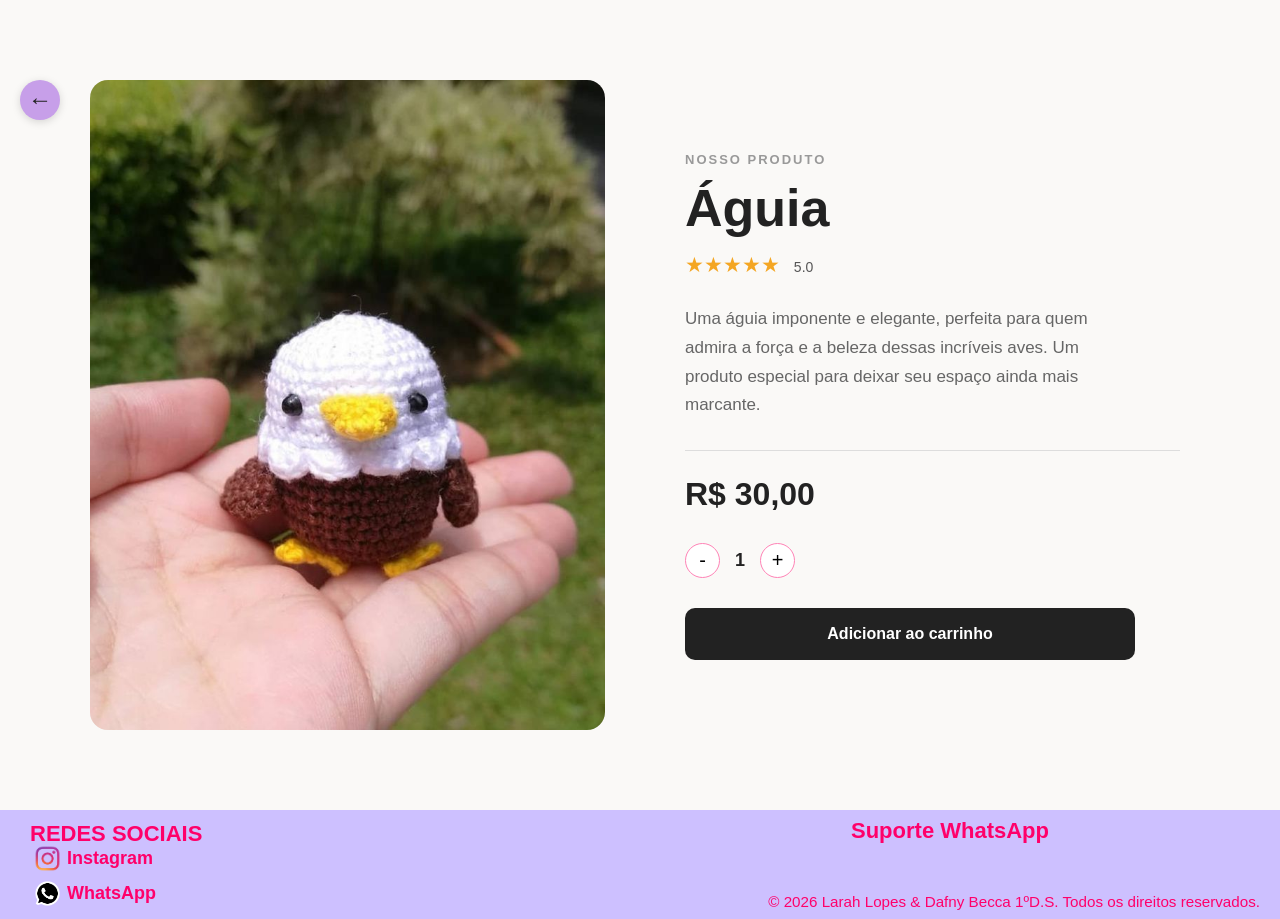
<file: html/aguia.html>
<!DOCTYPE html>
<html lang="pt-BR">

<head>
    <meta charset="UTF-8">
    <meta name="viewport" content="width=device-width, initial-scale=1.0">

    <title>Águia</title>

    <link rel="stylesheet" href="../css/so.css">
    <script src="../javaScript/script.js" defer></script>
</head>

<body>

    <main class="pagina-produto">

   <a href="../index.html" class="botao-voltar">←</a>

        <div class="imagem-produto">
            <img src="../assets/fotos/aguia.jpg" alt="Águia">
        </div>

        <div class="informacoes-produto">

            <span class="categoria"
                  data-pt="NOSSO PRODUTO"
                  data-en="OUR PRODUCT">
                NOSSO PRODUTO
            </span>

            <h1
                data-pt="Águia"
                data-en="Eagle">
                Águia
            </h1>

            <div class="estrelas">
                ★★★★★
                <span>5.0</span>
            </div>

            <p class="descricao"
               data-pt="Uma águia imponente e elegante, perfeita para quem admira a força e a beleza dessas incríveis aves. Um produto especial para deixar seu espaço ainda mais marcante."
               data-en="An impressive and elegant eagle, perfect for anyone who admires the strength and beauty of these incredible birds. A special product to make your space even more striking.">
                Uma águia imponente e elegante, perfeita para
                quem admira a força e a beleza dessas incríveis
                aves. Um produto especial para deixar seu espaço
                ainda mais marcante.
            </p>

            <div class="linha"></div>

            <p class="preco">R$ 30,00</p>

            <div id="quantidade">
                <button class="botao-quantidade" onclick="diminuir()">-</button>
                <span id="numero">1</span>
                <button class="botao-quantidade" onclick="aumentar()">+</button>
            </div>

            <button class="botao-comprar"
                    onclick="adicionarAoCarrinho()"
                    data-pt="Adicionar ao carrinho"
                    data-en="Add to cart">
                Adicionar ao carrinho
            </button>
        </div>


    </main>

<footer>
   <h1>REDES SOCIAIS</h1>

  <div id="redes">
    <a href="https://www.instagram.com/lolah.amigurumi/" target="_blank">
      <img src="../assets/fotos/insta.png" alt="Instagram">
      <span>Instagram</span>
    </a>
    <a href="https://wa.me/5515998325302" target="_blank">
      <img src="../assets/fotos/whats.png" alt="WhatsApp">
      <span>WhatsApp</span>
    </a>
</div>



  <h2><a href="https://wa.me/5515998325302" target="_blank">Suporte WhatsApp</a></h2>

  <p>© 2026 Larah Lopes & Dafny Becca 1ºD.S. Todos os direitos reservados.</p>
</footer>

</body>

</html>
</file>
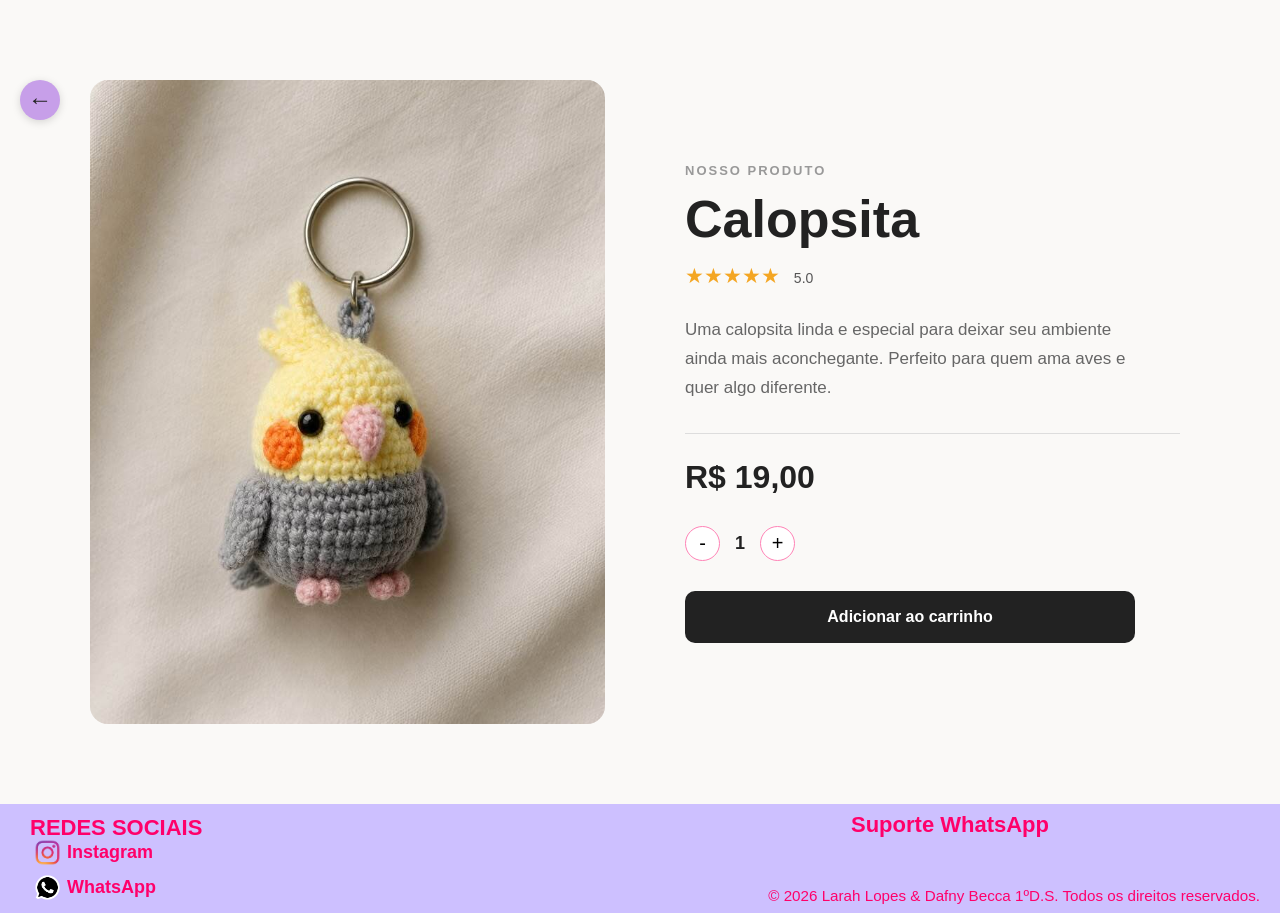
<file: html/calopsita.html>
<!DOCTYPE html>
<html lang="pt-BR">

<head>
    <meta charset="UTF-8">
    <meta name="viewport" content="width=device-width, initial-scale=1.0">

    <title>Calopsita</title>

    <link rel="stylesheet" href="../css/so.css">
    <script src="../javaScript/script.js" defer></script>
</head>

<body>

    <main class="pagina-produto">
        
   <a href="../index.html" class="botao-voltar">←</a>

        <div class="imagem-produto">
            <img src="../assets/fotos/calopsita.jpg" alt="Calopsita">
        </div>

        <div class="informacoes-produto">

            <span class="categoria" data-pt="NOSSO PRODUTO" data-en="OUR PRODUCT">NOSSO PRODUTO</span>

            <h1 data-pt="Calopsita" data-en="Cockatiel">Calopsita</h1>

            <div class="estrelas">
                ★★★★★
                <span>5.0</span>
            </div>

            <p class="descricao" data-pt="Uma calopsita linda e especial para deixar seu ambiente ainda mais aconchegante. Perfeito para quem ama aves e quer algo diferente." data-en="A beautiful and special cockatiel to make your space even cozier. Perfect for anyone who loves birds and wants something different.">
                Uma calopsita linda e especial para deixar seu
                ambiente ainda mais aconchegante. Perfeito
                para quem ama gatos e quer algo diferente.
            </p>

            <div class="linha"></div>

            <p class="preco">R$ 19,00</p>

            <div id="quantidade">
            <button class="botao-quantidade" onclick="diminuir()">-</button>
            <span id="numero">1</span>
            <button class="botao-quantidade" onclick="aumentar()">+</button>
            </div>

            <button class="botao-comprar" onclick="adicionarAoCarrinho()" data-pt="Adicionar ao carrinho" data-en="Add to cart">
                Adicionar ao carrinho
            </button>


        </div>
  </main>

<footer>
   <h1>REDES SOCIAIS</h1>

  <div id="redes">
    <a href="https://www.instagram.com/lolah.amigurumi/" target="_blank">
      <img src="../assets/fotos/insta.png" alt="Instagram">
      <span>Instagram</span>
    </a>
    <a href="https://wa.me/5515998325302" target="_blank">
      <img src="../assets/fotos/whats.png" alt="WhatsApp">
      <span>WhatsApp</span>
    </a>
</div>



  <h2><a href="https://wa.me/5515998325302" target="_blank">Suporte WhatsApp</a></h2>

  <p>© 2026 Larah Lopes & Dafny Becca 1ºD.S. Todos os direitos reservados.</p>
</footer>

  

</body>

</html>
</file>
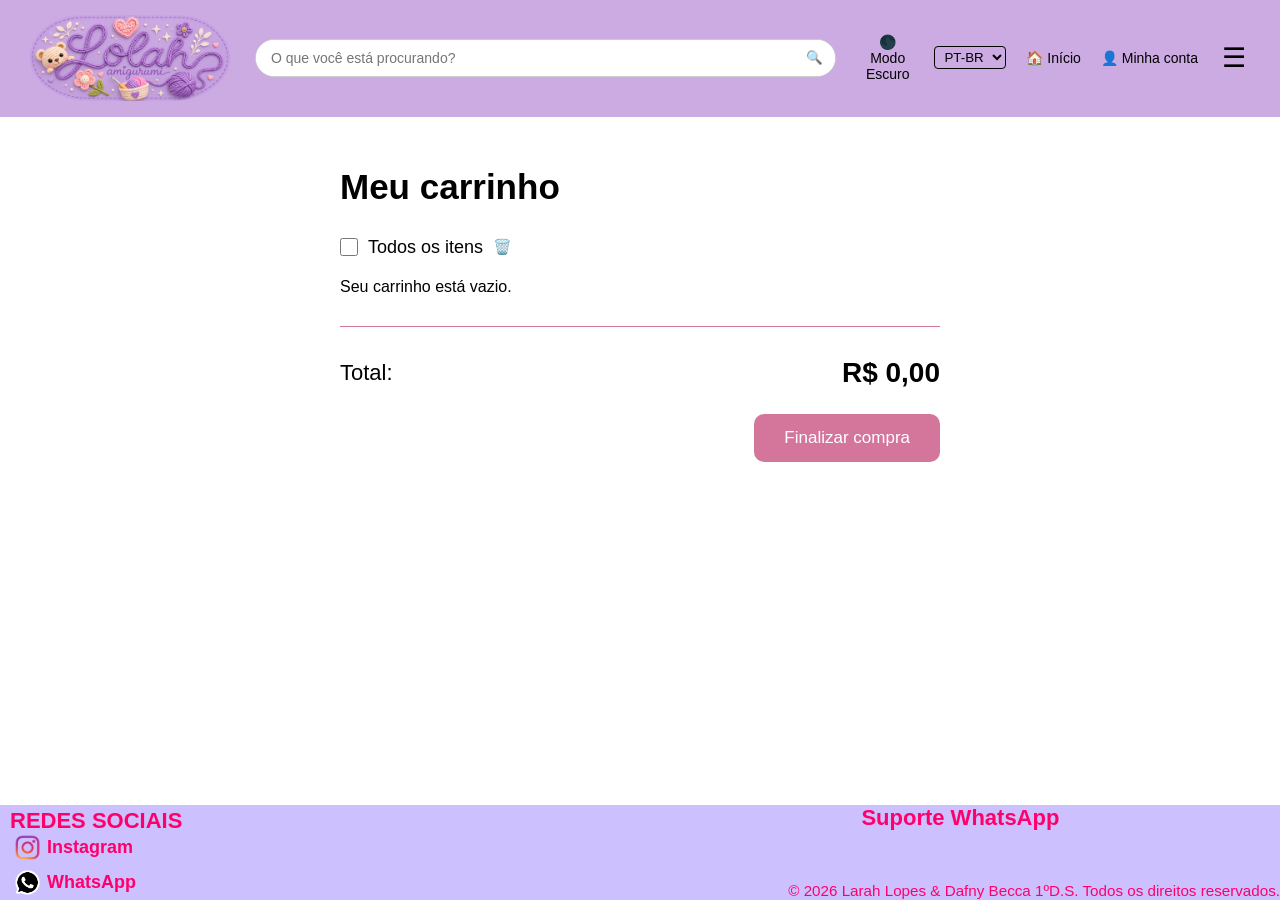
<file: html/carrinho.html>
<!DOCTYPE html>
<html lang="en">
<head>
    <meta charset="UTF-8">
    <meta name="viewport" content="width=device-width, initial-scale=1.0">
    <title>Carrinho | Lolah Amigurumi</title>

<link rel="stylesheet" href="../css/style.css">
<link rel="stylesheet" href="../css/carrinho.css">
<script src="../javaScript/script.js" defer></script>
</head>
<body>


<!--CABEÇALHO-->

<header id="topo">
    <a href="../index.html" id="logo">
        <img src="../assets/fotos/logo.png" alt="Lolah Amigurumi">
    </a>

   <div class="barra-pesquisa">
            <!-- ACESSIBILIDADE: Rótulo oculto (aria-label) para o leitor de tela saber o que é o campo -->
            <input type="text" id="pesquisa"
            placeholder="O que você está procurando?"
            aria-label="Buscar produtos">
            <button id="btn-pesquisa" type="button" aria-label="
            Pesquisar">🔍</button>
        </div>

    <!-- NAVEGAÇÃO -->

    <nav class="navegacao">

        <!-- BOTÃO DE TEMA -->

        <button
            type="button"
            id="btn-tema"
            data-pt="🌑 Modo Escuro"
            data-en="🌑 Dark Mode"
        >
            🌑 Modo Escuro
        </button>



        <!-- IDIOMA -->

        <div class="seletor-idioma">

            <label for="idioma-select" class="sr-only">
                Idioma
            </label>

            <select id="idioma-select">

                <option value="pt">PT-BR</option>

                <option value="en">EN</option>

            </select>

        </div>



        <!-- INÍCIO -->

        <a
            href="../index.html"
            data-pt="🏠 Início"
            data-en="🏠 Home"
        >
            🏠 Início
        </a>



        <!-- MINHA CONTA -->

        <a
            href="../html/form.html"
            data-pt="👤 Minha conta"
            data-en="👤 My account"
        >
            👤 Minha conta
        </a>



        <!-- MENU -->

        <div class="menu-container">

            <button type="button" class="menu">
                ☰
            </button>



            <div class="menu-opcoes">

                <a
                    href="../html/receita.html"
                    data-pt="📄 Receitas"
                    data-en="📄 Patterns"
                >
                    📄 Receitas
                </a>


                <a
                    href="../index.html"
                    data-pt="🧸 Amigurumis"
                    data-en="🧸 Amigurumis"
                >
                    🧸 Amigurumis
                </a>


                <a
                    href="../html/colecoes.html"
                    data-pt="🛍️ Coleções"
                    data-en="🛍️ Collections"
                >
                    🛍️ Coleções
                </a>


                <a
                    href="../html/material.html"
                    data-pt="🧵 Materiais"
                    data-en="🧵 Materials"
                >
                    🧵 Materiais
                </a>

            </div>

        </div>

    </nav>

</header>



<!-- =========================
     CONTEÚDO DO CARRINHO
     ========================= -->

<main class="pagina-carrinho">



    <!-- TÍTULO -->

    <h1
        data-pt="Meu carrinho"
        data-en="My cart"
    >
        Meu carrinho
    </h1>



    <!-- =========================
         SELECIONAR TODOS
         ========================= -->

    <div class="selecionar-todos">

        <input
            type="checkbox"
            id="todos"
        >

        <label
            for="todos"
            data-pt="Todos os itens"
            data-en="All items"
        >
            Todos os itens
        </label>


        <!-- LIXEIRA PARA REMOVER TODOS -->

        <button
            type="button"
            class="botao-lixeira-todos"
            onclick="removerTodos()"
            aria-label="Remover todos os produtos"
        >
            🗑️
        </button>

    </div>



    <!-- =========================
         LISTA DE PRODUTOS

         O JavaScript vai colocar
         TODOS os produtos aqui.
         ========================= -->

    <div id="lista-carrinho">

        <p
            data-pt="Seu carrinho está vazio."
            data-en="Your cart is empty."
        >
            Seu carrinho está vazio.
        </p>

    </div>



    <!-- LINHA -->

    <div class="linha"></div>



    <!-- =========================
         TOTAL
         ========================= -->

    <div class="total-carrinho">

        <span
            data-pt="Total:"
            data-en="Total:"
        >
            Total:
        </span>

        <strong id="total">
            R$ 0,00
        </strong>

    </div>



    <!-- =========================
         FINALIZAR COMPRA
         ========================= -->

    <button
        type="button"
        class="botao-finalizar"
        onclick="finalizarCompra()"
        data-pt="Finalizar compra"
        data-en="Finish purchase"
    >
    Finalizar compra
    </button>

   </main> 


<footer>
   <h1>REDES SOCIAIS</h1>

  <div id="redes">
    <a href="https://www.instagram.com/lolah.amigurumi/" target="_blank">
      <img src="../assets/fotos/insta.png" alt="Instagram">
      <span>Instagram</span>
    </a>
    <a href="https://wa.me/5515998325302" target="_blank">
      <img src="../assets/fotos/whats.png" alt="WhatsApp">
      <span>WhatsApp</span>
    </a>
</div>



  <h2><a href="https://wa.me/5515998325302" target="_blank">Suporte WhatsApp</a></h2>

  <p>© 2026 Larah Lopes & Dafny Becca 1ºD.S. Todos os direitos reservados.</p>
</footer>
</body>

</html>
</file>
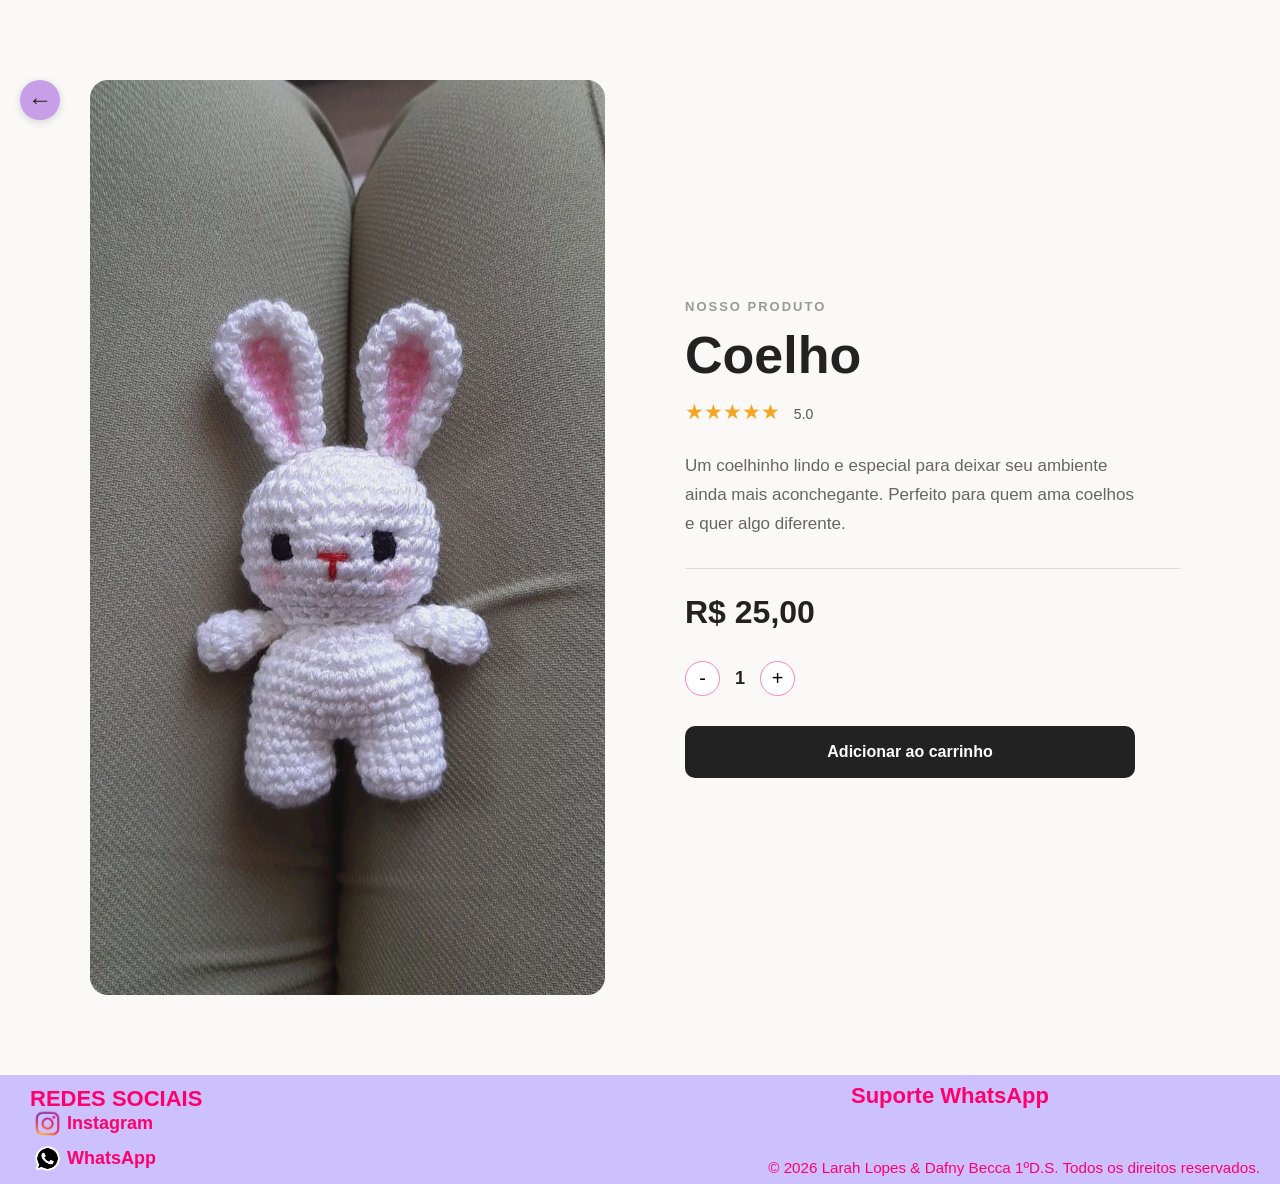
<file: html/coelho.html>
<!DOCTYPE html>
<html lang="pt-BR">

<head>
    <meta charset="UTF-8">
    <meta name="viewport" content="width=device-width, initial-scale=1.0">

    <title>Coelho</title>

    <link rel="stylesheet" href="../css/so.css">
    <script src="../javaScript/script.js" defer></script>
</head>

<body>

   <main class="pagina-produto">

        <a href="../index.html" class="botao-voltar">←</a>

        <div class="imagem-produto">
            <img src="../assets/fotos/coelho.jpg" alt="Coelho">
        </div>

        <div class="informacoes-produto">

            <span class="categoria" data-pt="NOSSO PRODUTO" data-en="OUR PRODUCT">NOSSO PRODUTO</span>

            <h1 data-pt="Coelho" data-en="Rabbit">Coelho</h1>

            <div class="estrelas">
                ★★★★★
                <span>5.0</span>
            </div>

            <p class="descricao" data-pt="Um coelhinho lindo e especial para deixar seu ambiente ainda mais aconchegante. Perfeito para quem ama coelhos e quer algo diferente." data-en="A lovely and special little rabbit to make your space even cozier. Perfect for anyone who loves rabbits and wants something different.">
                Um coelhinho lindo e especial para deixar seu
                ambiente ainda mais aconchegante. Perfeito
                para quem ama gatos e quer algo diferente.
            </p>

            <div class="linha"></div>

            <p class="preco">R$ 25,00</p>

           
            <div id="quantidade">
            <button class="botao-quantidade" onclick="diminuir()">-</button>
            <span id="numero">1</span>
            <button class="botao-quantidade" onclick="aumentar()">+</button>
            </div>

            <button class="botao-comprar" onclick="adicionarAoCarrinho()" data-pt="Adicionar ao carrinho" data-en="Add to cart">
                Adicionar ao carrinho
            </button>

        </div>
    </main>

<footer>
   <h1>REDES SOCIAIS</h1>

  <div id="redes">
    <a href="https://www.instagram.com/lolah.amigurumi/" target="_blank">
      <img src="../assets/fotos/insta.png" alt="Instagram">
      <span>Instagram</span>
    </a>
    <a href="https://wa.me/5515998325302" target="_blank">
      <img src="../assets/fotos/whats.png" alt="WhatsApp">
      <span>WhatsApp</span>
    </a>
</div>



  <h2><a href="https://wa.me/5515998325302" target="_blank">Suporte WhatsApp</a></h2>

  <p>© 2026 Larah Lopes & Dafny Becca 1ºD.S. Todos os direitos reservados.</p>
</footer>



</body>

</html>
</file>
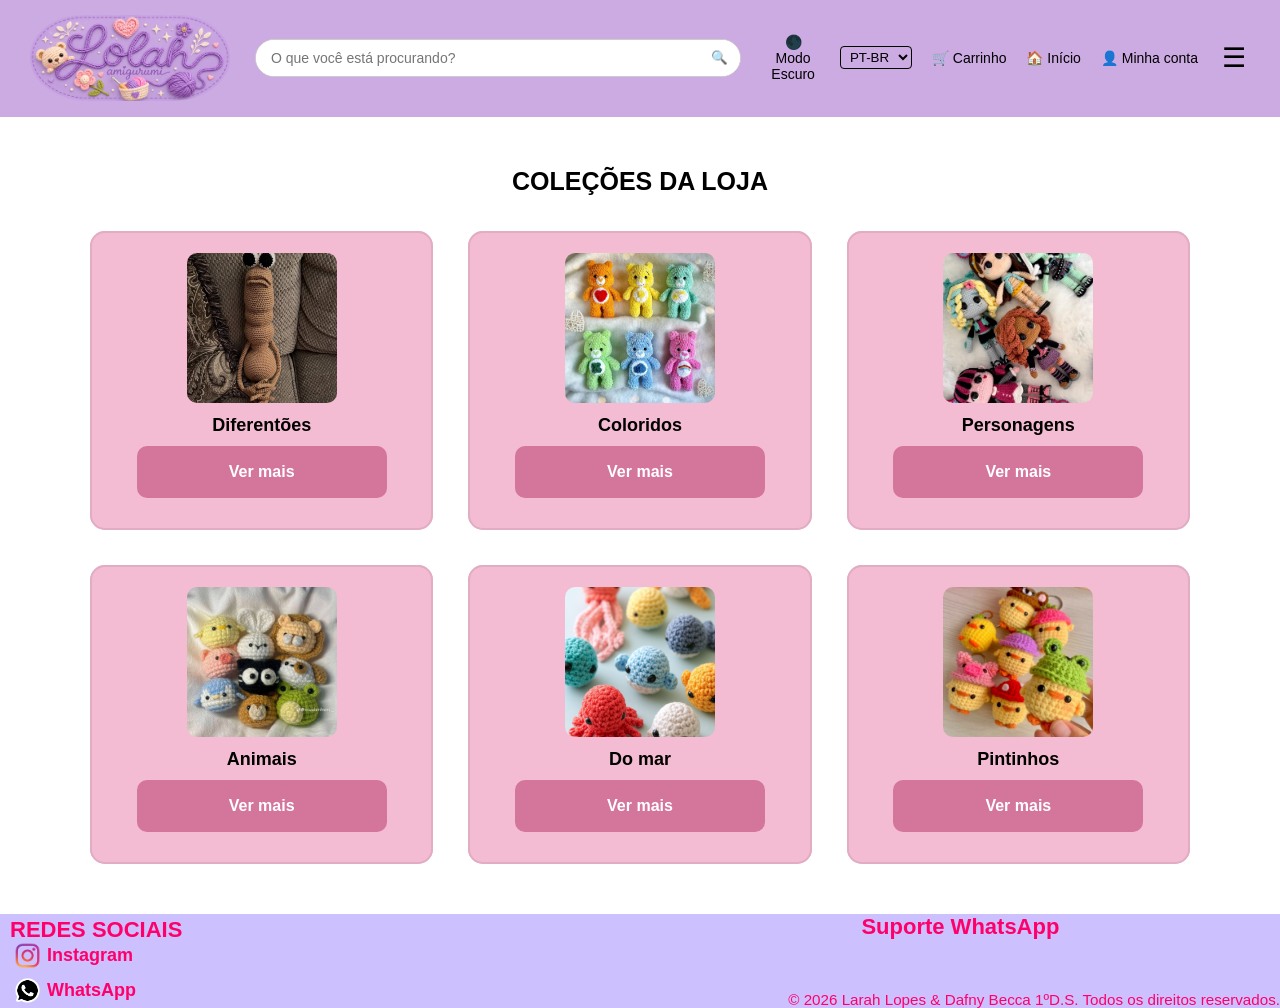
<file: html/colecoes.html>
<!DOCTYPE html>
<!-- O atributo lang vai mudar dinamicamente via JavaScript entre "pt-BR" e "en" -->
<html lang="pt-BR">
<head>
    <meta charset="UTF-8">
    <meta name="viewport" content="width=device-width, initial-scale=1.0">
    <title>Lolah Amigurumi</title>

    <link rel="stylesheet" href="../css/style.css">
    <script src="../javaScript/script.js" defer></script>
</head>

<body>

    <!-- ACESSIBILIDADE: Trocado de div para header para indicar o topo da página -->
   
    <header id="topo">

        <!-- LOGO -->
        <a href="../index.html" id="logo">

            <img src="../assets/fotos/logo.png" alt="Lolah Amigurumi">

        </a>


        <!-- BARRA DE PESQUISA -->
     
        <div class="barra-pesquisa">
            <!-- ACESSIBILIDADE: Rótulo oculto (aria-label) para o leitor de tela saber o que é o campo -->
            <input type="text" id="pesquisa" placeholder="O que você está procurando?" aria-label="Buscar produtos">
            <button type="button" id="btn-pesquisa" aria-label="Pesquisar">🔍</button>
        </div>

        <!-- NAVEGAÇÃO -->
        <nav class="navegacao">

            <!-- BOTÃO DE TEMA -->
            <button
                type="button"
                id="btn-tema"
                data-pt="🌑 Modo Escuro"
                data-en="🌑 Dark Mode">

                🌑 Modo Escuro

            </button>


            <!-- IDIOMA -->
            <div class="seletor-idioma">

                <label for="idioma-select" class="sr-only">
                    Idioma
                </label>

                <select id="idioma-select">

                    <option value="pt">PT-BR</option>

                    <option value="en">EN</option>

                </select>

            </div>


          
            <!-- CARRINHO -->
            <a
                href="../html/carrinho.html"
                data-pt="🛒 Carrinho"
                data-en="🛒 Cart">

                🛒 Carrinho

            </a>
            
            <!-- MINHA CONTA -->
            <a
                href="../index.html"
                data-pt="🏠 Início"
                data-en="🏠 Home">

                🏠 Início

            </a>


            <!-- MINHA CONTA -->
            <a
                href="../html/form.html"
                data-pt="👤 Minha conta"
                data-en="👤 My account">

                👤 Minha conta

            </a>


            <!-- MENU -->
            <div class="menu-container">

                <button
                    type="button"
                    class="menu">

                    ☰

                </button>


                <div class="menu-opcoes">

                    <a
                    href="../html/receita.html"
                    data-pt="📄 Receitas"
                    data-en="📄 Patterns">
                    📄 Receitas
                    </a>

                    <a
                    href="../index.html"
                    data-pt="🧸 Amigurumis"
                    data-en="🧸 Amigurumis">
                    🧸 Amigurumis
                    </a>

                    <a
                        href="../html/colecoes.html"
                        data-pt="🛍️ Coleções"
                        data-en="🛍️ Collections">
                        🛍️ Coleções
                    </a>


                    <a
                        href="../html/material.html"
                        data-pt="🧵 Materiais"
                        data-en="🧵 Materials">
                     
                       🧵 Materiais
                    </a>

                </div>

            </div>

        </nav>

    </header>

    <main class="conteudo">

        <div id="principal">

            <div class="titulos">
                <!-- data-pt e data-en adicionados para tradução dinâmica -->
                <h3 id="titulo-destaques" data-pt="COLEÇÕES DA LOJA" data-en="STORE COLLECTIONS">COLEÇÕES DA LOJA</h3>
            </div>

            <div class="produtos">

                <div class="caixa">
                        <div class="produto">
                            <img class="card-imagem" src="../assets/fotos/diferentoes.png" alt="">
                            <span class="card-tag" data-pt="Diferentões" data-en="Different Ones">Diferentões</span>
                          <button class="botao-comprar" data-pt="Ver mais" data-en="View more">
                Ver mais
            </button>
                        </div>
                </div>

                 <div class="caixa">
                        <div class="produto">
                            <img class="card-imagem" src="../assets/fotos/coloridos.jpg" alt="">
                            <span class="card-tag" data-pt="Coloridos" data-en="Colorful">Coloridos</span>
                             <button class="botao-comprar">
                Ver mais
            </button>
                        </div>
                </div>

                <div class="caixa">
                        <div class="produto">
                            <img class="card-imagem" src="../assets/fotos/personagens.jpg" alt="">
                            <span class="card-tag" data-pt="Personagens" data-en="Characters">Personagens</span>
                             <button class="botao-comprar" >
                Ver mais
            </button>
                        </div>
                </div>

                  <div class="caixa">
                        <div class="produto">
                            <img class="card-imagem" src="../assets/fotos/animais.jpg" alt="">
                            <span class="card-tag" data-pt="Animais" data-en="Animals">Animais</span>
                            <button class="botao-comprar">
                Ver mais
            </button>
                        </div>
                </div>

                <div class="caixa">
                        <div class="produto">
                            <img class="card-imagem" src="../assets/fotos/domar.jpg" alt="">
                            <span class="card-tag" data-pt="Do mar" data-en="From the Sea">Do mar</span>
                           <button class="botao-comprar" >
                Ver mais
            </button>
                        </div>
                </div>

                <div class="caixa">
                        <div class="produto">
                            <img class="card-imagem" src="../assets/fotos/pintinhos.jpg" alt="">
                            <span class="card-tag" data-pt="Pintinhos" data-en="Chicks">Pintinhos</span>
                             <button class="botao-comprar" >
                Ver mais
            </button>
                        </div>
                </div>

            </div>

        </div>

    </main>

<footer>
   <h1>REDES SOCIAIS</h1>

  <div id="redes">
    <a href="https://www.instagram.com/lolah.amigurumi/" target="_blank">
      <img src="../assets/fotos/insta.png" alt="Instagram">
      <span>Instagram</span>
    </a>
    <a href="https://wa.me/5515998325302" target="_blank">
      <img src="../assets/fotos/whats.png" alt="WhatsApp">
      <span>WhatsApp</span>
    </a>
</div>



  <h2><a href="https://wa.me/5515998325302" target="_blank">Suporte WhatsApp</a></h2>

  <p>© 2026 Larah Lopes & Dafny Becca 1ºD.S. Todos os direitos reservados.</p>
</footer>


</body>
</html>
</file>
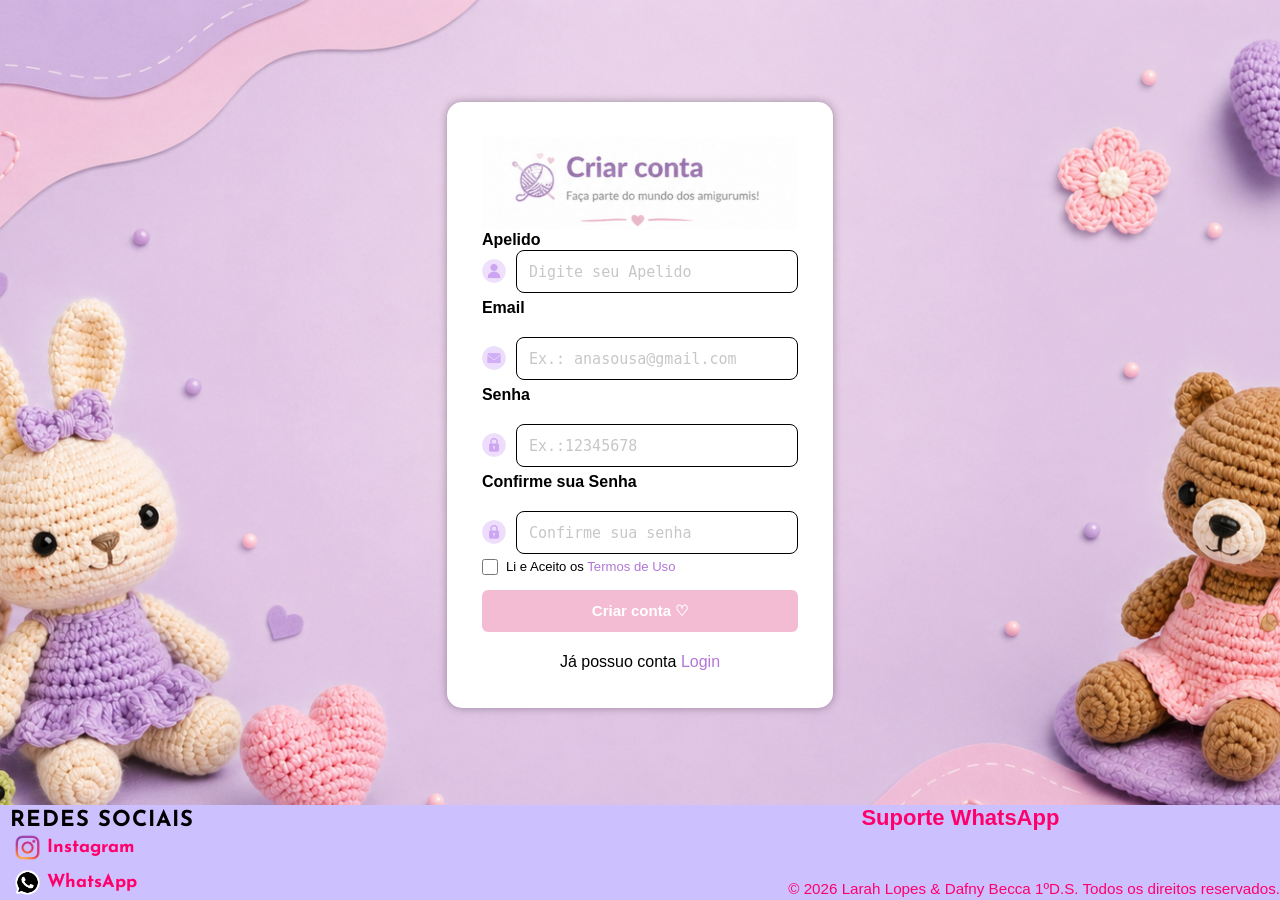
<file: html/form.html>
<!DOCTYPE html>
<html lang="en">
<head>
    <meta charset="UTF-8">
    <meta name="viewport" content="width=device-width, initial-scale=1.0">
    <title>Login | Lolah Amigurumi</title>
    <link rel="stylesheet" href="../css/forms.css">
    <script src="../javaScript/script.js" defer></script>
</head>
<body>
    

<main>
<form action="../index.html" method="post">
    <!-- action= direciona para onde os dados vao depois -->
     <!-- method = método como vai abrir. post ou get -->

<img src="../assets/fotos/criarconta.png" alt="Criar conta">

<div class="labels">

<!-- /*nome*/ -->
 <div class="grupo">
    <label for="nome">Apelido</label>
    <div class="campo">
    <img class="icone" src="../assets/fotos/conta.png" alt="">
    <input type="text" name="nome" id="nome"placeholder="Digite seu Apelido" required >
    <!-- placeholder é para colocar textinhos dentro do campo -->
    </div>
 </div>


  <!-- label: texto (ex: nome) input: adicionar a caixa de texto -->

  <!-- email -->
  <div class="grupo">
      <label for="email">Email</label><br>
    <div class="campo">
    <img class="icone" src="../assets/fotos/email.png" alt="">
    <input type="email" name="email" id="email"  placeholder="Ex.: anasousa@gmail.com"required>
    </div>
  </div>

  <!-- senha -->
  <div class="grupo">
    <label for="senha">Senha</label> <br>
    <div class="campo">
    <img class="icone" src="../assets/fotos/senha.png" alt="">
    <input type="password" name="senha" id="senha" placeholder="Ex.:12345678" required >
    </div>
  </div>

 <!-- senha -->
<div class="grupo">
  <label for="confirmar-senha">Confirme sua Senha</label> <br>
  <div class="campo">
    <img class="icone" src="../assets/fotos/senha.png" alt="">
    <input type="password" name="confirmar-senha" id="confirmar-senha"
    placeholder="Confirme sua senha" required >
  </div>
<!-- password: dados sensíveis -->
</div>
  

<!-- aceito termos -->
 <div id="termos"> 
  <input type="checkbox" name="aceito" id="aceito" value="aceito" required>
  <label for="aceito">Li e Aceito os <span><a href="termos de uso">Termos de Uso</a></span>
</label>
 </div>

<!-- botão criar -->
<button> Criar conta ♡</button>

<p>Já possuo conta <span> <a href="../html/login.html">Login</a></span></p >

</div>
</form>   
</main>

<footer>
   <h1>REDES SOCIAIS</h1>

  <div id="redes">
    <a href="https://www.instagram.com/lolah.amigurumi/" target="_blank">
      <img src="../assets/fotos/insta.png" alt="Instagram">
      <span>Instagram</span>
    </a>
    <a href="https://wa.me/5515998325302" target="_blank">
      <img src="../assets/fotos/whats.png" alt="WhatsApp">
      <span>WhatsApp</span>
    </a>
</div>



  <h2><a href="https://wa.me/5515998325302" target="_blank">Suporte WhatsApp</a></h2>

  <p>© 2026 Larah Lopes & Dafny Becca 1ºD.S. Todos os direitos reservados.</p>
</footer>
</body>
</html>
</file>
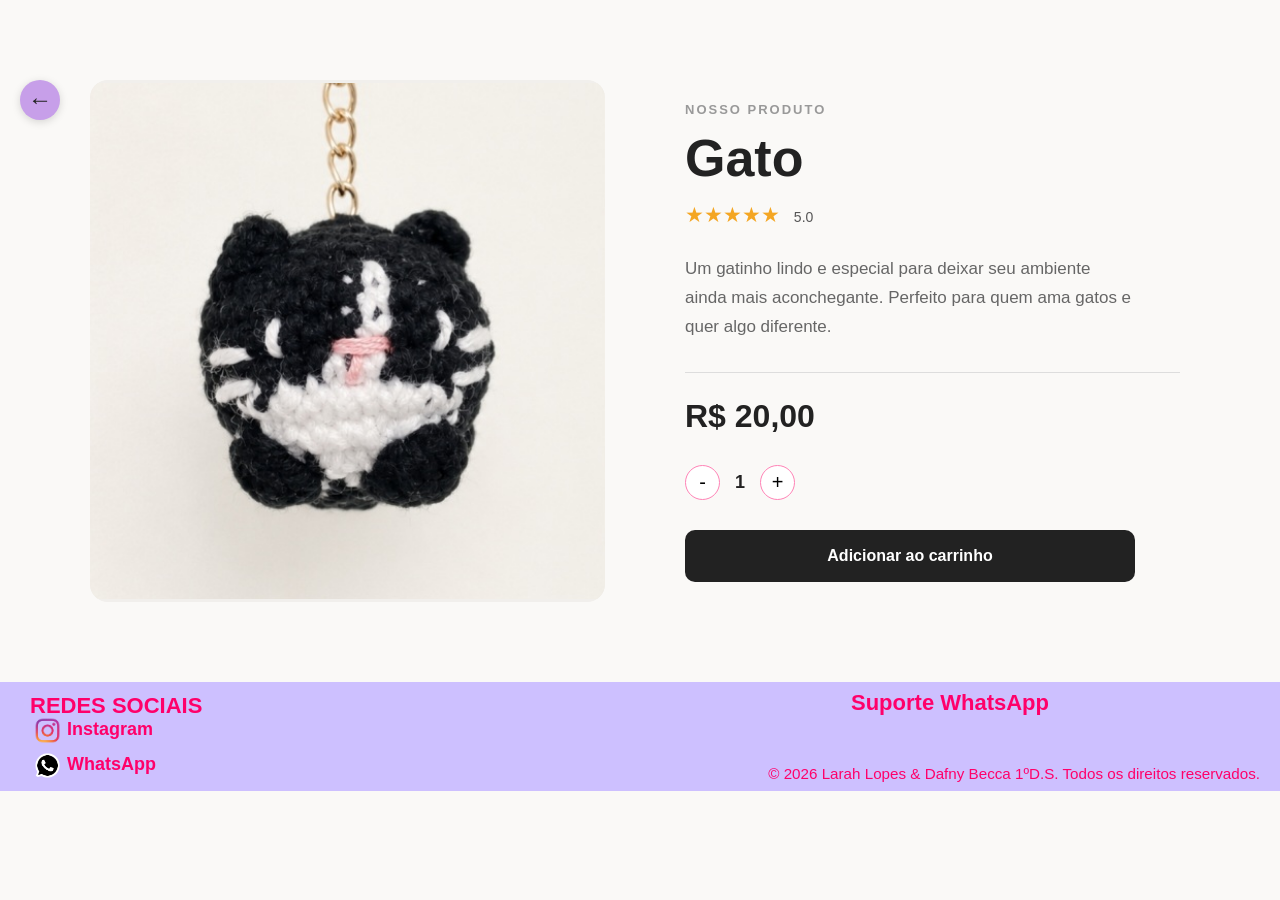
<file: html/gato.html>
<!DOCTYPE html>
<html lang="pt-BR">

<head>
    <meta charset="UTF-8">
    <meta name="viewport" content="width=device-width, initial-scale=1.0">

    <title>Gato</title>

    <link rel="stylesheet" href="../css/so.css">
    <script src="../javaScript/script.js" defer></script>
</head>

<body>

    <main class="pagina-produto">

        <a href="../index.html" class="botao-voltar">←</a>

        <div class="imagem-produto">
            <img src="../assets/fotos/gato.jpg" alt="Gato">
        </div>

        <div class="informacoes-produto">

            <span class="categoria" data-pt="NOSSO PRODUTO" data-en="OUR PRODUCT">NOSSO PRODUTO</span>

            <h1 data-pt="Gato" data-en="Cat">Gato</h1>

            <div class="estrelas">
                ★★★★★
                <span>5.0</span>
            </div>

            <p class="descricao" data-pt="Um gatinho lindo e especial para deixar seu ambiente ainda mais aconchegante. Perfeito para quem ama gatos e quer algo diferente." data-en="A lovely and special little cat to make your space even cozier. Perfect for anyone who loves cats and wants something different.">
                Um gatinho lindo e especial para deixar seu
                ambiente ainda mais aconchegante. Perfeito
                para quem ama gatos e quer algo diferente.
            </p>

            <div class="linha"></div>

            <p class="preco">R$ 20,00</p>

            
            <div id="quantidade">
            <button class="botao-quantidade" onclick="diminuir()">-</button>
            <span id="numero">1</span>
            <button class="botao-quantidade" onclick="aumentar()">+</button>
            </div>

            <button class="botao-comprar" onclick="adicionarAoCarrinho()" data-pt="Adicionar ao carrinho" data-en="Add to cart">
                Adicionar ao carrinho
            </button>


        </div>

    </main>

<footer>
   <h1>REDES SOCIAIS</h1>

  <div id="redes">
    <a href="https://www.instagram.com/lolah.amigurumi/" target="_blank">
      <img src="../assets/fotos/insta.png" alt="Instagram">
      <span>Instagram</span>
    </a>
    <a href="https://wa.me/5515998325302" target="_blank">
      <img src="../assets/fotos/whats.png" alt="WhatsApp">
      <span>WhatsApp</span>
    </a>
</div>



  <h2><a href="https://wa.me/5515998325302" target="_blank">Suporte WhatsApp</a></h2>

  <p>© 2026 Larah Lopes & Dafny Becca 1ºD.S. Todos os direitos reservados.</p>
</footer>


</body>

</html>
</file>
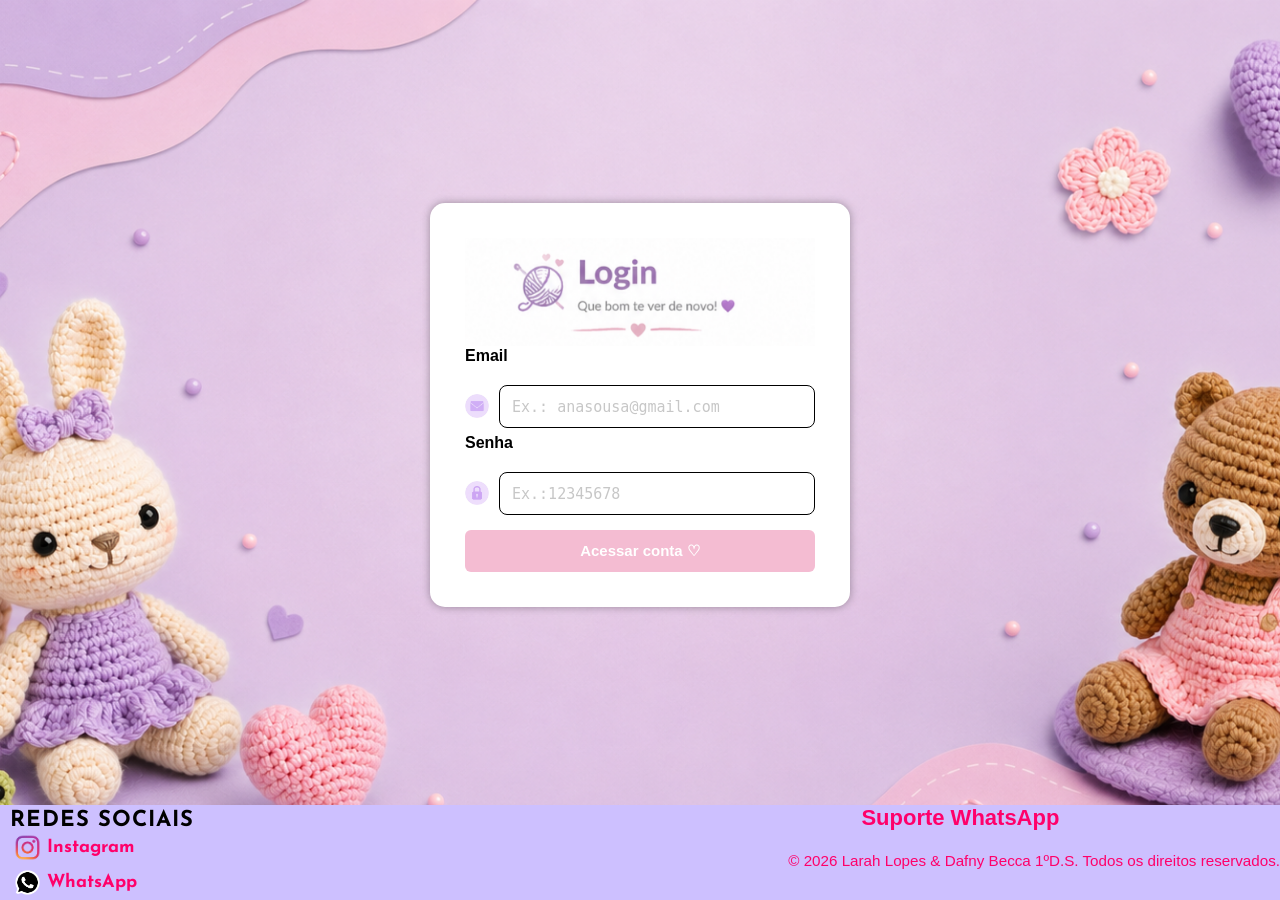
<file: html/login.html>
<!DOCTYPE html>
<html lang="en">
<head>
    <meta charset="UTF-8">
    <meta name="viewport" content="width=device-width, initial-scale=1.0">
    <title>Login | Lolah Amigurumi</title>
    <link rel="stylesheet" href="../css/login.css">
    <script src="../javaScript/script.js" defer></script>
</head>
<body>
    

<main>
<form action="../index.html" method="post">
    <!-- action= direciona para onde os dados vao depois -->
     <!-- method = método como vai abrir. post ou get -->

<img src="../assets/fotos/login.png" alt="Acessar conta">

<div class="labels">

  <!-- email -->
  <div class="grupo">
      <label for="email">Email</label><br>
    <div class="campo">
    <img class="icone" src="../assets/fotos/email.png" alt="">
    <input type="email" name="email" id="email"  placeholder="Ex.: anasousa@gmail.com"required>
    </div>
  </div>

  <!-- senha -->
  <div class="grupo">
    <label for="senha">Senha</label> <br>
    <div class="campo">
    <img class="icone" src="../assets/fotos/senha.png" alt="">
    <input type="password" name="senha" id="senha" placeholder="Ex.:12345678" required >
    </div>
  </div>

  
<!-- botão acessar-->
<button>Acessar conta ♡</button>

</div>
</form>   

</main>

<footer>
   <h1>REDES SOCIAIS</h1>

  <div id="redes">
    <a href="https://www.instagram.com/lolah.amigurumi/" target="_blank">
      <img src="../assets/fotos/insta.png" alt="Instagram">
      <span>Instagram</span>
    </a>
    <a href="https://wa.me/5515998325302" target="_blank">
      <img src="../assets/fotos/whats.png" alt="WhatsApp">
      <span>WhatsApp</span>
    </a>
</div>



  <h2><a href="https://wa.me/5515998325302" target="_blank">Suporte WhatsApp</a></h2>

  <p>© 2026 Larah Lopes & Dafny Becca 1ºD.S. Todos os direitos reservados.</p>
</footer>
</body>
</html>
</file>
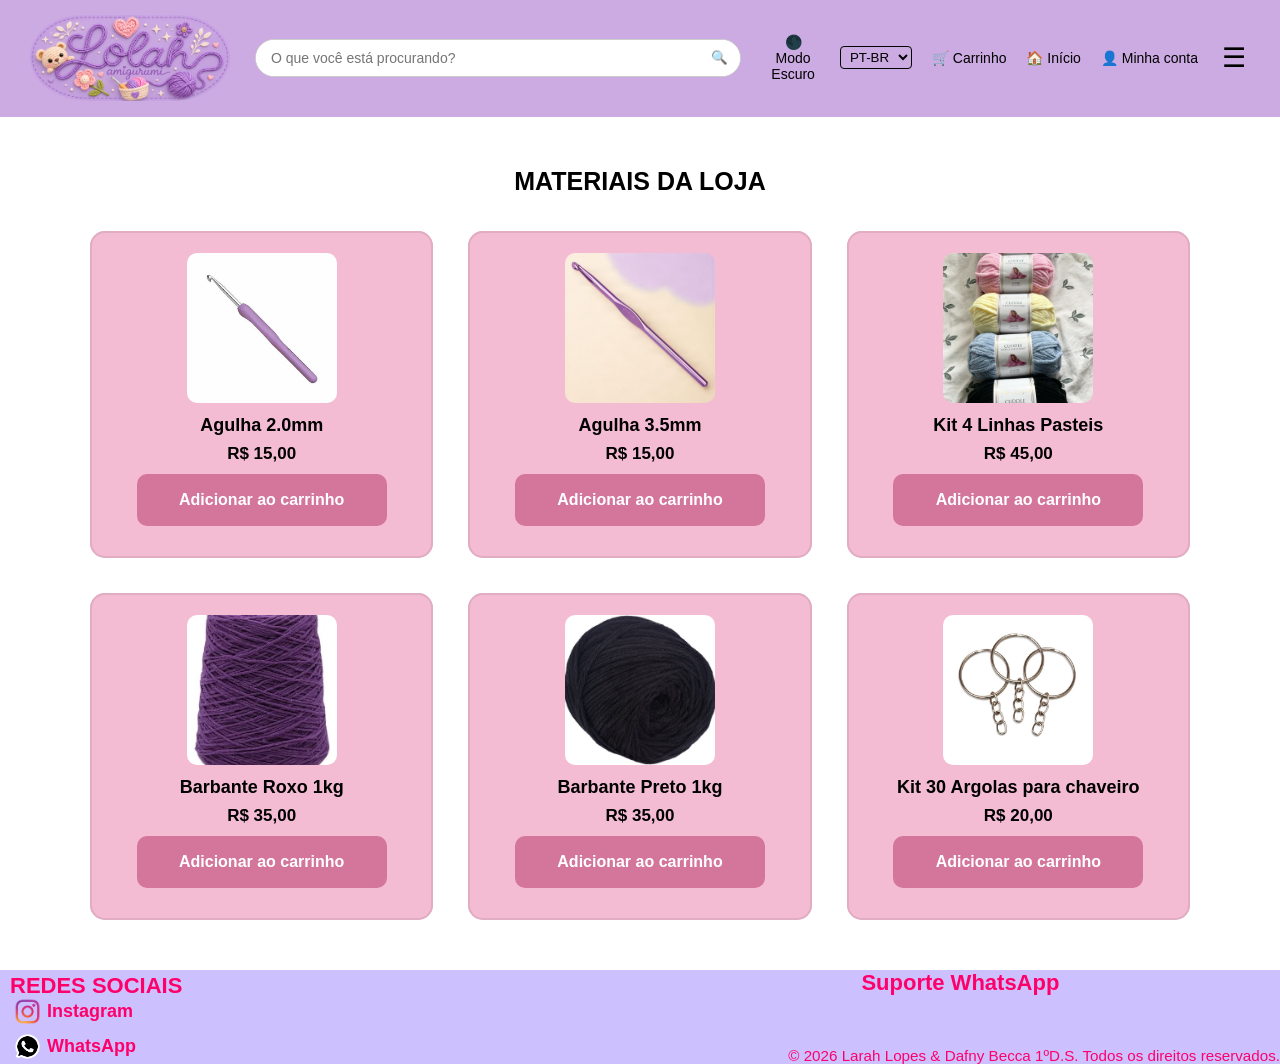
<file: html/material.html>
<!DOCTYPE html>
<!-- O atributo lang vai mudar dinamicamente via JavaScript entre "pt-BR" e "en" -->
<html lang="pt-BR">
<head>
    <meta charset="UTF-8">
    <meta name="viewport" content="width=device-width, initial-scale=1.0">
    <title>Lolah Amigurumi</title>

    <link rel="stylesheet" href="../css/style.css">
    <script src="../javaScript/script.js" defer></script>
</head>

<body>

    <!-- ACESSIBILIDADE: Trocado de div para header para indicar o topo da página -->
   
    <header id="topo">

        <!-- LOGO -->
        <a href="../index.html" id="logo">

            <img src="../assets/fotos/logo.png" alt="Lolah Amigurumi">

        </a>


        <!-- BARRA DE PESQUISA -->
   
        <div class="barra-pesquisa">
            <!-- ACESSIBILIDADE: Rótulo oculto (aria-label) para o leitor de tela saber o que é o campo -->
            <input type="text" id="pesquisa" placeholder="O que você está procurando?" aria-label="Buscar produtos">
            <button type="button" id="btn-pesquisa" aria-label="Pesquisar">🔍</button>
        </div>

        <!-- NAVEGAÇÃO -->
        <nav class="navegacao">

            <!-- BOTÃO DE TEMA -->
            <button
                type="button"
                id="btn-tema"
                data-pt="🌑 Modo Escuro"
                data-en="🌑 Dark Mode">

                🌑 Modo Escuro

            </button>


            <!-- IDIOMA -->
            <div class="seletor-idioma">

                <label for="idioma-select" class="sr-only">
                    Idioma
                </label>

                <select id="idioma-select">

                    <option value="pt">PT-BR</option>

                    <option value="en">EN</option>

                </select>

            </div>


            <!-- CARRINHO -->
            <a
                href="../html/carrinho.html"
                data-pt="🛒 Carrinho"
                data-en="🛒 Cart">

                🛒 Carrinho

            </a>

            <!-- MINHA CONTA -->
            <a
                href="../index.html"
                data-pt="🏠 Início"
                data-en="🏠 Home">

                🏠 Início

            </a>


            <!-- MINHA CONTA -->
            <a
                href="../html/form.html"
                data-pt="👤 Minha conta"
                data-en="👤 My account">

                👤 Minha conta

            </a>


            <!-- MENU -->
            <div class="menu-container">

                <button
                    type="button"
                    class="menu">

                    ☰

                </button>


                <div class="menu-opcoes">

                    <a
                    href="../html/receita.html"
                    data-pt="📄 Receitas"
                    data-en="📄 Patterns">
                    📄 Receitas
                    </a>

                    <a
                    href="../index.html"
                    data-pt="🧸 Amigurumis"
                    data-en="🧸 Amigurumis">
                    🧸 Amigurumis
                    </a>

                    <a
                        href="../html/colecoes.html"
                        data-pt="🛍️ Coleções"
                        data-en="🛍️ Collections">
                        🛍️ Coleções
                    </a>


                    <a
                        href="../html/material.html"
                        data-pt="🧵 Materiais"
                        data-en="🧵 Materials">
                     
                       🧵 Materiais
                    </a>

                </div>

            </div>

        </nav>

    </header>
    <main class="conteudo">

        <div id="principal">

            <div class="titulos">
                <!-- data-pt e data-en adicionados para tradução dinâmica -->
                <h3 id="titulo-destaques" data-pt="MATERIAIS DA LOJA" data-en="STORE MATERIALS">MATERIAIS DA LOJA</h3>
            </div>

            <div class="produtos">

                <div class="caixa">
                        <div class="produto">
                            <img class="card-imagem" src="../assets/fotos/agulha.jpg" alt="">
                            <span class="card-tag" data-pt="Agulha 2.0mm" data-en=" 2.0mm neddle">Agulha 2.0mm</span>
                            <p>R$ 15,00</p>
           <button class="botao-comprar" onclick="adicionarAoCarrinho()" data-pt="Adicionar ao carrinho" data-en="Add to cart">
                Adicionar ao carrinho
            </button>
                        </div>
                </div>

                 <div class="caixa">
                        <div class="produto">
                            <img class="card-imagem" src="../assets/fotos/agulha-fina.jpg" alt="">
                            <span class="card-tag" data-pt="Agulha 3.5mm" data-en=" 3.5mm neddle">Agulha 3.5mm</span>
                            <p>R$ 15,00</p>
            <button class="botao-comprar" onclick="adicionarAoCarrinho()" data-pt="Adicionar ao carrinho" data-en="Add to cart">
                Adicionar ao carrinho
            </button>
                        </div>
                </div>

                <div class="caixa">
                        <div class="produto">
                            <img class="card-imagem" src="../assets/fotos/linhas-pasteis.jpg" alt="">
                            <span class="card-tag" data-pt="Kit 4 Linhas Pasteis" data-en="Set of 4 Crochet Yarns">Kit 4 Linhas Pasteis</span>
                            <p>R$ 45,00</p>
              <button class="botao-comprar" onclick="adicionarAoCarrinho()" data-pt="Adicionar ao carrinho" data-en="Add to cart">
                Adicionar ao carrinho
            </button>
                        </div>
                </div>

                  <div class="caixa">
                        <div class="produto">
                            <img class="card-imagem" src="../assets/fotos/roxo.jpg" alt="">
                            <span class="card-tag" data-pt="Barbante Roxo 1kg" data-en="Purple Yarn 1kg">Barbante Roxo 1kg</span>
                            <p>R$ 35,00</p>
            <button class="botao-comprar" onclick="adicionarAoCarrinho()" data-pt="Adicionar ao carrinho" data-en="Add to cart">
                Adicionar ao carrinho
            </button>
                        </div>
                </div>

                <div class="caixa">
                        <div class="produto">
                            <img class="card-imagem" src="../assets/fotos/preto.jpg" alt="">
                            <span class="card-tag" data-pt="Barbante Preto 1kg" data-en="Black Yarn 1kg">Barbante Preto 1kg</span>
                            <p>R$ 35,00</p>
                <button class="botao-comprar" onclick="adicionarAoCarrinho()" data-pt="Adicionar ao carrinho" data-en="Add to cart">
                Adicionar ao carrinho
            </button>
                        </div>
                </div>

                <div class="caixa">
                        <div class="produto">
                            <img class="card-imagem" src="../assets/fotos/argola.jpg" alt="">
                            <span class="card-tag" data-pt="Kit 30 Argolas para chaveiro" data-en="Set of 30 Rings for Keychain">Kit 30 Argolas para chaveiro</span>
                            <p>R$ 20,00</p>
                <button class="botao-comprar" onclick="adicionarAoCarrinho()" data-pt="Adicionar ao carrinho" data-en="Add to cart">
                Adicionar ao carrinho
            </button>
                        </div>
                </div>

            </div>

        </div>
    </main>

<footer>
   <h1>REDES SOCIAIS</h1>

  <div id="redes">
    <a href="https://www.instagram.com/lolah.amigurumi/" target="_blank">
      <img src="../assets/fotos/insta.png" alt="Instagram">
      <span>Instagram</span>
    </a>
    <a href="https://wa.me/5515998325302" target="_blank">
      <img src="../assets/fotos/whats.png" alt="WhatsApp">
      <span>WhatsApp</span>
    </a>
</div>



  <h2><a href="https://wa.me/5515998325302" target="_blank">Suporte WhatsApp</a></h2>

  <p>© 2026 Larah Lopes & Dafny Becca 1ºD.S. Todos os direitos reservados.</p>
</footer>



</body>
</html>
</file>
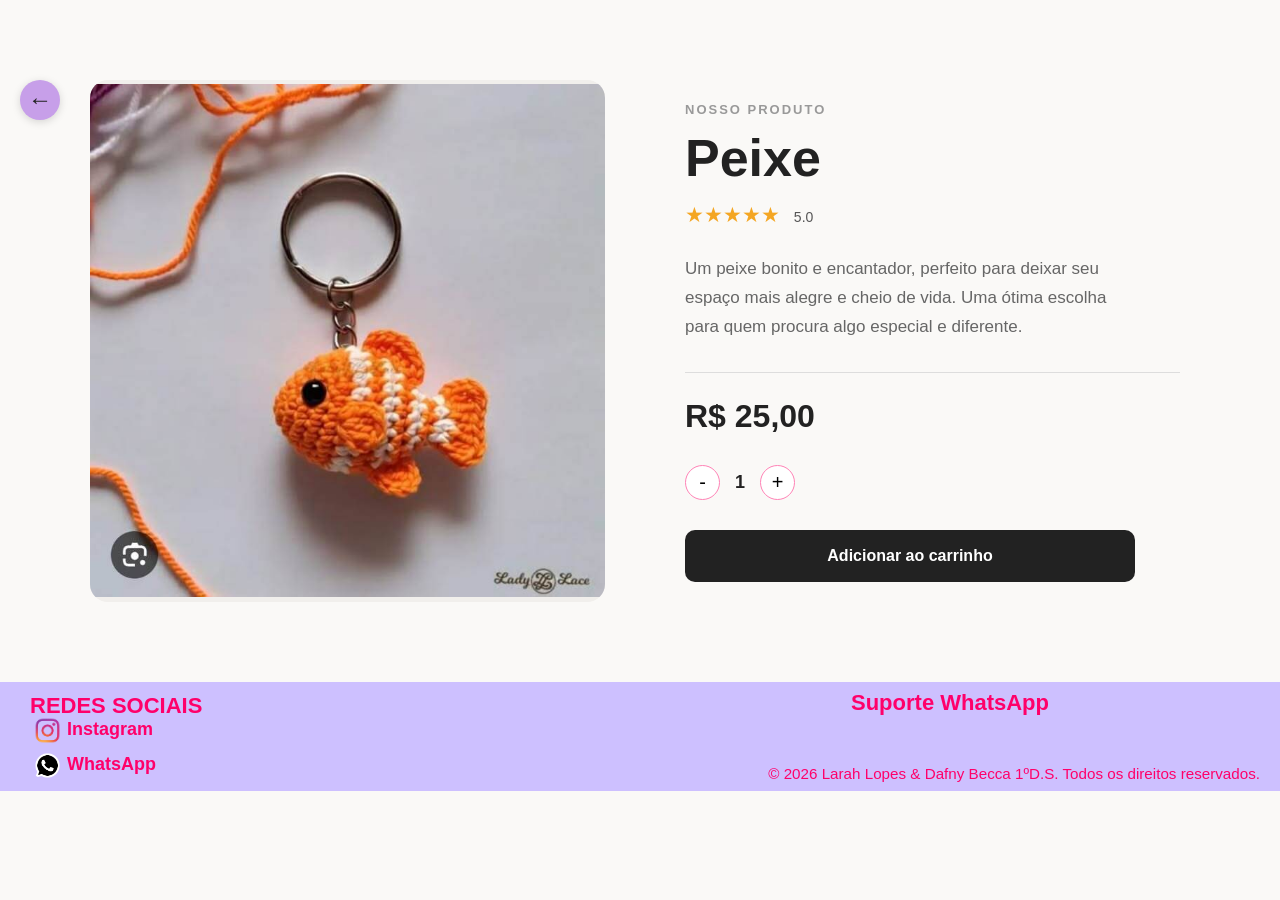
<file: html/peixe.html>
<!DOCTYPE html>
<html lang="pt-BR">

<head>
    <meta charset="UTF-8">
    <meta name="viewport" content="width=device-width, initial-scale=1.0">

    <title>Peixe</title>

    <link rel="stylesheet" href="../css/so.css">
    <script src="../javaScript/script.js" defer></script>
</head>

<body>

   <main class="pagina-produto">

        <a href="../index.html" class="botao-voltar">←</a>

        <div class="imagem-produto">
            <img src="../assets/fotos/peixe.jpg" alt="Peixe">
        </div>

        <div class="informacoes-produto">

            <span class="categoria" data-pt="NOSSO PRODUTO" data-en="OUR PRODUCT">NOSSO PRODUTO</span>

            <h1 data-pt="Peixe" data-en="Fish">Peixe</h1>

            <div class="estrelas">
                ★★★★★
                <span>5.0</span>
            </div>

            <p class="descricao" data-pt="Um peixe bonito e encantador, perfeito para deixar seu espaço mais alegre e cheio de vida. Uma ótima escolha para quem procura algo especial e diferente." data-en="A beautiful and charming fish, perfect for making your space happier and full of life. A great choice for anyone looking for something special and different.">
                Um peixe bonito e encantador, perfeito para
                deixar seu espaço mais alegre e cheio de vida.
                Uma ótima escolha para quem procura algo
                especial e diferente.
            </p>

            <div class="linha"></div>

            <p class="preco">R$ 25,00</p>

            
            <div id="quantidade">
            <button class="botao-quantidade" onclick="diminuir()">-</button>
            <span id="numero">1</span>
            <button class="botao-quantidade" onclick="aumentar()">+</button>
            </div>

            <button class="botao-comprar" onclick="adicionarAoCarrinho()" data-pt="Adicionar ao carrinho" data-en="Add to cart">
                Adicionar ao carrinho
            </button>

        </div>

    </main>

<footer>
   <h1>REDES SOCIAIS</h1>

  <div id="redes">
    <a href="https://www.instagram.com/lolah.amigurumi/" target="_blank">
      <img src="../assets/fotos/insta.png" alt="Instagram">
      <span>Instagram</span>
    </a>
    <a href="https://wa.me/5515998325302" target="_blank">
      <img src="../assets/fotos/whats.png" alt="WhatsApp">
      <span>WhatsApp</span>
    </a>
</div>



  <h2><a href="https://wa.me/5515998325302" target="_blank">Suporte WhatsApp</a></h2>

  <p>© 2026 Larah Lopes & Dafny Becca 1ºD.S. Todos os direitos reservados.</p>
</footer>

</body>

</html>
</file>
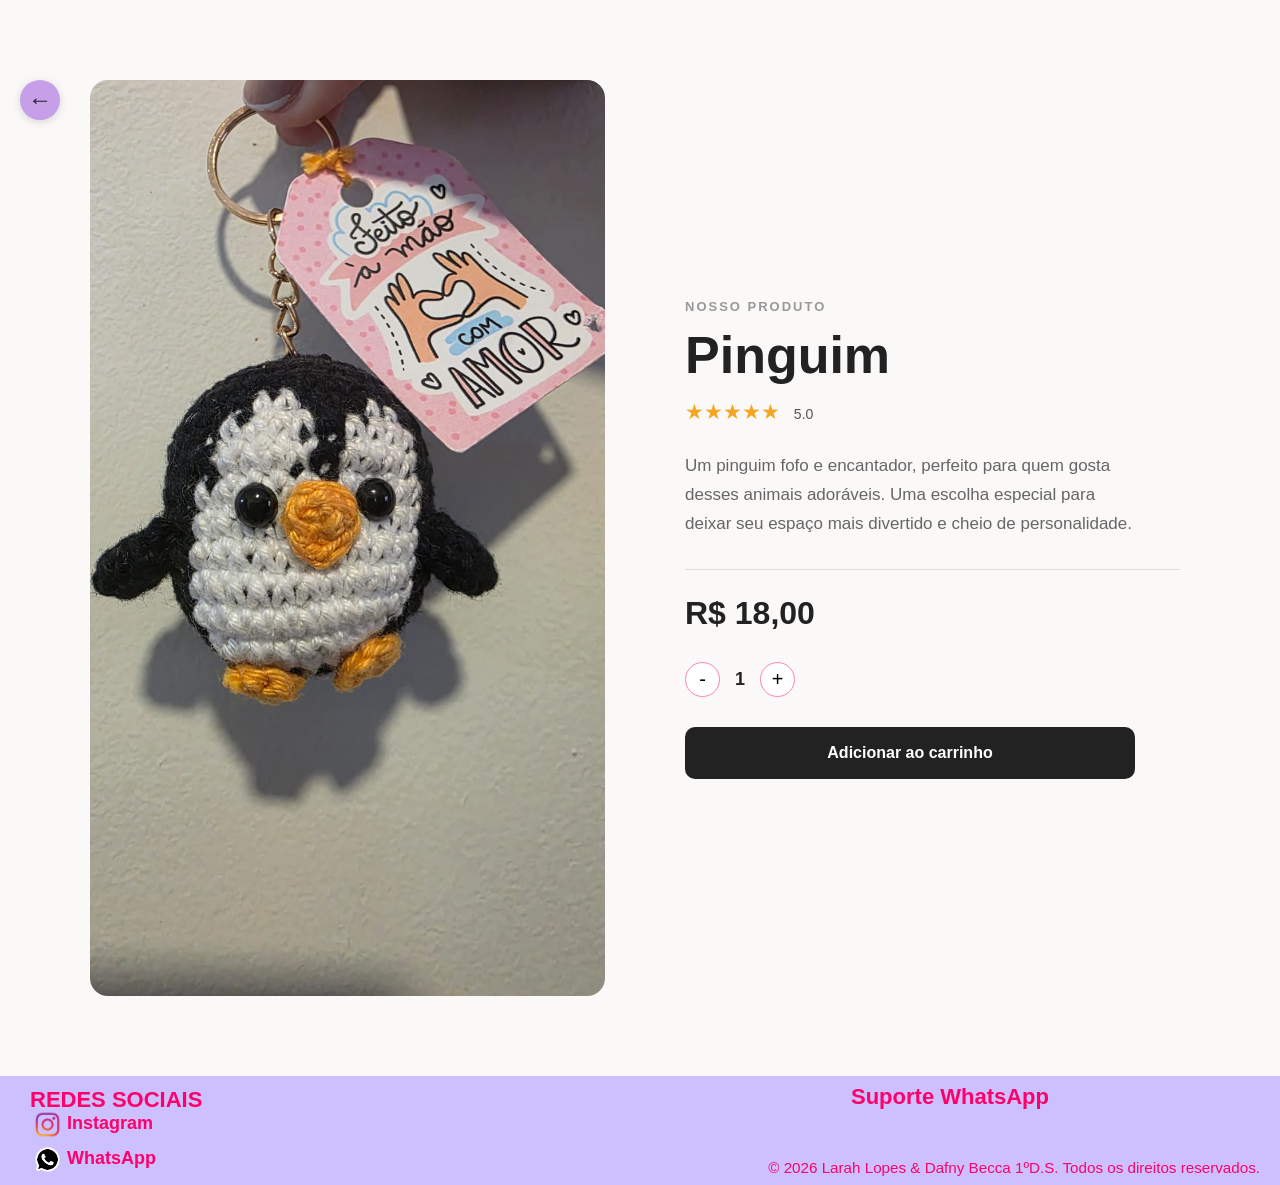
<file: html/pinguim.html>
<!DOCTYPE html>
<html lang="pt-BR">

<head>
    <meta charset="UTF-8">
    <meta name="viewport" content="width=device-width, initial-scale=1.0">

    <title>Pinguim</title>

    <link rel="stylesheet" href="../css/so.css">
    <script src="../javaScript/script.js" defer></script>
</head>

<body>

     <main class="pagina-produto">

        <a href="../index.html" class="botao-voltar">←</a>

        <div class="imagem-produto">
            <img src="../assets/fotos/pinguim.jpg" alt="Pinguim">
        </div>

        <div class="informacoes-produto">

            <span class="categoria" data-pt="NOSSO PRODUTO" data-en="OUR PRODUCT">NOSSO PRODUTO</span>

            <h1 data-pt="Pinguim" data-en="Penguin">Pinguim</h1>

            <div class="estrelas">
                ★★★★★
                <span>5.0</span>
            </div>

            <p class="descricao" data-pt="Um pinguim fofo e encantador, perfeito para quem gosta desses animais adoráveis. Uma escolha especial para deixar seu espaço mais divertido e cheio de personalidade." data-en="A cute and charming penguin, perfect for anyone who loves these adorable animals. A special choice to make your space more fun and full of personality.">
                Um pinguim fofo e encantador, perfeito para quem
                gosta desses animais adoráveis. Uma escolha
                especial para deixar seu espaço mais divertido
                e cheio de personalidade.
            </p>

            <div class="linha"></div>

            <p class="preco">R$ 18,00</p>

           
            <div id="quantidade">
            <button class="botao-quantidade" onclick="diminuir()">-</button>
            <span id="numero">1</span>
            <button class="botao-quantidade" onclick="aumentar()">+</button>
            </div>

            <button class="botao-comprar" onclick="adicionarAoCarrinho()" data-pt="Adicionar ao carrinho" data-en="Add to cart">
                Adicionar ao carrinho
            </button>

        </div>

</main>

<footer>
   <h1>REDES SOCIAIS</h1>

  <div id="redes">
    <a href="https://www.instagram.com/lolah.amigurumi/" target="_blank">
      <img src="../assets/fotos/insta.png" alt="Instagram">
      <span>Instagram</span>
    </a>
    <a href="https://wa.me/5515998325302" target="_blank">
      <img src="../assets/fotos/whats.png" alt="WhatsApp">
      <span>WhatsApp</span>
    </a>
</div>



  <h2><a href="https://wa.me/5515998325302" target="_blank">Suporte WhatsApp</a></h2>

  <p>© 2026 Larah Lopes & Dafny Becca 1ºD.S. Todos os direitos reservados.</p>
</footer>



</body>

</html>
</file>
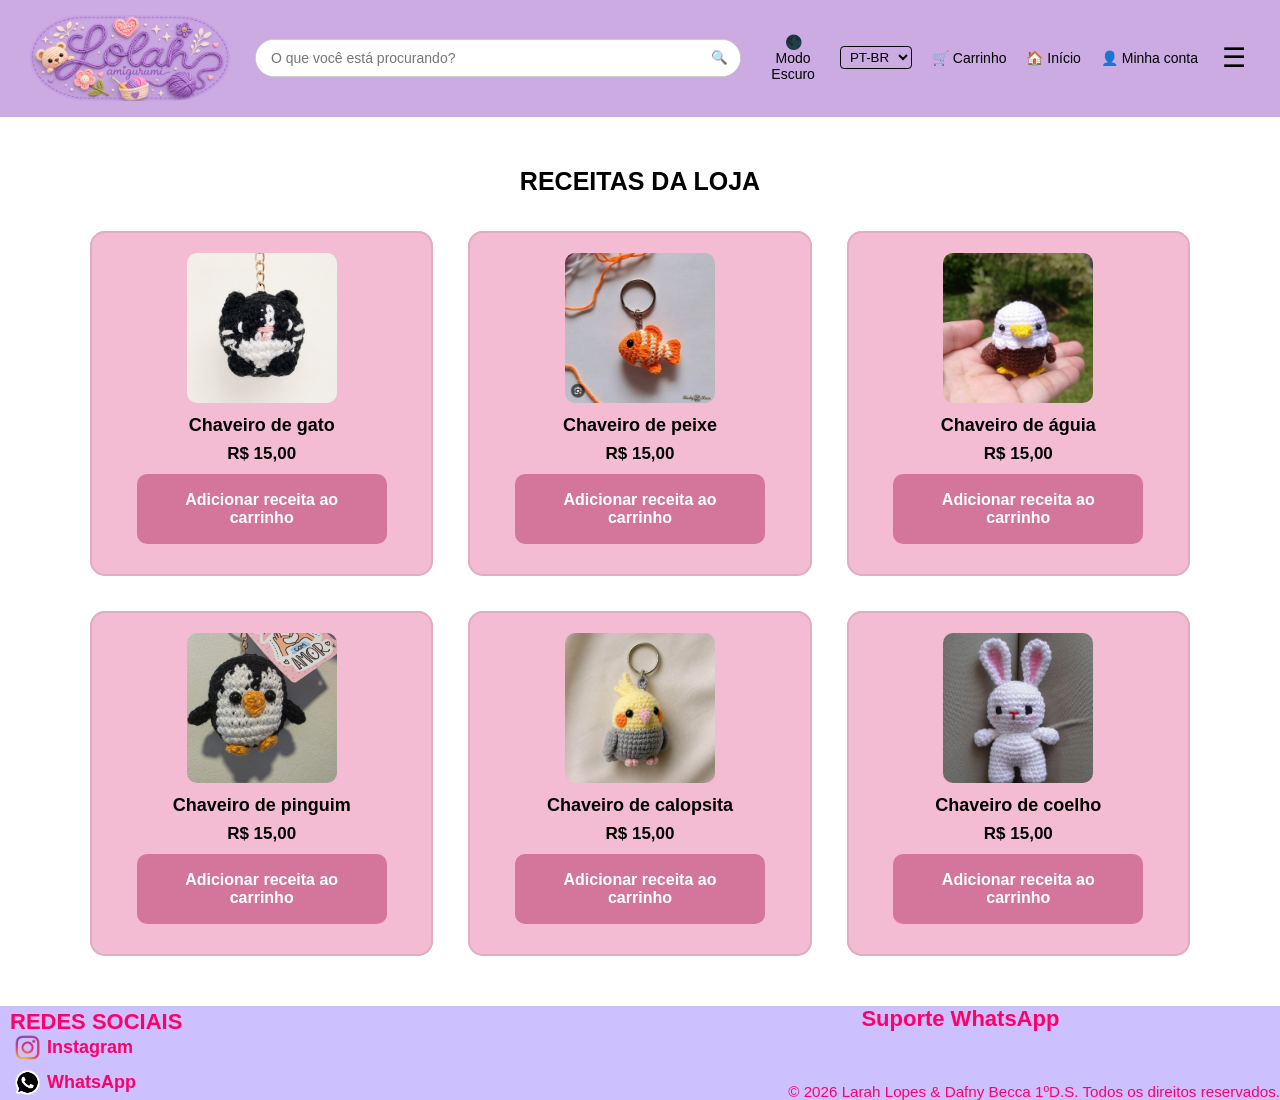
<file: html/receita.html>
<!DOCTYPE html>
<!-- O atributo lang vai mudar dinamicamente via JavaScript entre "pt-BR" e "en" -->
<html lang="pt-BR">
<head>
    <meta charset="UTF-8">
    <meta name="viewport" content="width=device-width, initial-scale=1.0">
    <title>Lolah Amigurumi</title>

    <link rel="stylesheet" href="../css/style.css">
    <script src="../javaScript/script.js" defer></script>
</head>

<body>   
    <header id="topo">
    <a href="../index.html" id="logo"> <img src="../assets/fotos/logo.png" alt="Lolah Amigurumi"></a>

        <!-- BARRA DE PESQUISA -->
        <div class="barra-pesquisa">
            <!-- ACESSIBILIDADE: Rótulo oculto (aria-label) para o leitor de tela saber o que é o campo -->
            <input type="text" id="pesquisa" placeholder="O que você está procurando?" aria-label="Buscar produtos">
            <button type="button" id="btn-pesquisa" aria-label="Pesquisar">🔍</button>
        </div>

        <!-- NAVEGAÇÃO -->
        <nav class="navegacao">

            <!-- BOTÃO DE TEMA -->
            <button
                type="button"
                id="btn-tema"
                data-pt="🌑 Modo Escuro"
                data-en="🌑 Dark Mode">

                🌑 Modo Escuro

            </button>

            <!-- IDIOMA -->
            <div class="seletor-idioma">
                <label for="idioma-select" class="sr-only">
                    Idioma
                </label>
                <select id="idioma-select">
                    <option value="pt">PT-BR</option>
                    <option value="en">EN</option>
                </select>
            </div>

            <!-- CARRINHO -->
            <a
                href="../html/carrinho.html"
                data-pt="🛒 Carrinho"
                data-en="🛒 Cart">

                🛒 Carrinho

            </a>

            <!-- MINHA CONTA -->
            <a
                href="../index.html"
                data-pt="🏠 Início"
                data-en="🏠 Home">

                🏠 Início

            </a>


            <!-- MINHA CONTA -->
            <a
                href="../html/form.html"
                data-pt="👤 Minha conta"
                data-en="👤 My account">

                👤 Minha conta

            </a>


            <!-- MENU -->
            <div class="menu-container">

                <button
                    type="button"
                    class="menu">

                    ☰

                </button>


                <div class="menu-opcoes">

                    <a
                    href="../html/receita.html"
                    data-pt="📄 Receitas"
                    data-en="📄 Patterns">
                    📄 Receitas
                    </a>

                    <a
                    href="../index.html"
                    data-pt="🧸 Amigurumis"
                    data-en="🧸 Amigurumis">
                    🧸 Amigurumis
                    </a>

                    <a
                        href="../html/colecoes.html"
                        data-pt="🛍️ Coleções"
                        data-en="🛍️ Collections">
                        🛍️ Coleções
                    </a>


                    <a
                        href="../html/material.html"
                        data-pt="🧵 Materiais"
                        data-en="🧵 Materials">
                     
                       🧵 Materiais
                    </a>

                </div>

            </div>

        </nav>

    </header>
    <main class="conteudo">

        <div id="principal">

            <div class="titulos">
                <!-- data-pt e data-en adicionados para tradução dinâmica -->
                <h3 id="titulo-destaques" data-pt="RECEITAS DA LOJA" data-en="STORE PATTERNS">RECEITAS DA LOJA</h3>
            </div>

            <div class="produtos">

                <div class="caixa">
                        <div class="produto">
                            <img class="card-imagem" src="../assets/fotos/gato.jpg" alt="Gato">
                            <span class="card-tag" data-pt="Chaveiro de gato" data-en="Cat Keychain">Chaveiro de gato</span>
                            <p>R$ 15,00</p>
           <button class="botao-comprar" onclick="adicionarAoCarrinho()" data-pt="Adicionar receita ao carrinho" data-en="Add pattern to cart" url="https://youtu.be/Iht1z8kpQRA?si=vrBAIVB-tLH4YGOe">
                Adicionar ao carrinho
            </button>
                        </div>
                </div>

                 <div class="caixa">
                        <div class="produto">
                            <img class="card-imagem" src="../assets/fotos/peixe.jpg" alt="Peixe">
                            <span class="card-tag" data-pt="Chaveiro de peixe" data-en="Fish Keychain">Chaveiro de peixe</span>
                            <p>R$ 15,00</p>
            <button class="botao-comprar" onclick="adicionarAoCarrinho()" data-pt="Adicionar receita ao carrinho" data-en="Add pattern to cart" url="">
                Adicionar ao carrinho
            </button>
                        </div>
                </div>

                 <div class="caixa">
                        <div class="produto">
                            <img class="card-imagem" src="../assets/fotos/aguia.jpg" alt="Águia">
                            <span class="card-tag" data-pt="Chaveiro de águia" data-en="Eagle Keychain">Chaveiro de águia</span>
                            <p>R$ 15,00</p>
            <button class="botao-comprar" onclick="adicionarAoCarrinho()" data-pt="Adicionar receita ao carrinho" data-en="Add pattern to cart" url="">
                Adicionar ao carrinho
            </button>
                        </div>
                </div>

                  <div class="caixa">
                        <div class="produto">
                            <img class="card-imagem" src="../assets/fotos/pinguim.jpg" alt="Pinguim">
                            <span class="card-tag" data-pt="Chaveiro de pinguim" data-en="Penguin Keychain">Chaveiro de pinguim</span>
                            <p>R$ 15,00</p>
            <button class="botao-comprar" onclick="adicionarAoCarrinho()" data-pt="Adicionar receita ao carrinho" data-en="Add pattern to cart" url="">
                Adicionar ao carrinho
            </button>
                        </div>
                </div>

                <div class="caixa">
                        <div class="produto">
                            <img class="card-imagem" src="../assets/fotos/calopsita.jpg" alt="Calopsita">
                            <span class="card-tag" data-pt="Chaveiro de calopsita" data-en="Parrot Keychain">Chaveiro de calopsita</span>
                            <p>R$ 15,00</p>
            <button class="botao-comprar" onclick="adicionarAoCarrinho()" data-pt="Adicionar receita ao carrinho" data-en="Add pattern to cart" url="">
                Adicionar ao carrinho
            </button>
                        </div>
                </div>

                 <div class="caixa">
                        <div class="produto">
                            <img class="card-imagem" src="../assets/fotos/coelho.jpg" alt="Coelho">
                            <span class="card-tag" data-pt="Chaveiro de coelho" data-en="Rabbit Keychain">Chaveiro de coelho</span>
                            <p>R$ 15,00</p>
            <button class="botao-comprar" onclick="adicionarAoCarrinho()" data-pt="Adicionar receita ao carrinho" data-en="Add pattern to cart" url="">
                Adicionar ao carrinho
            </button>
                        </div>
                </div>

            </div>

        </div>
    </main>


<footer>
   <h1>REDES SOCIAIS</h1>

  <div id="redes">
    <a href="https://www.instagram.com/lolah.amigurumi/" target="_blank">
      <img src="../assets/fotos/insta.png" alt="Instagram">
      <span>Instagram</span>
    </a>
    <a href="https://wa.me/5515998325302" target="_blank">
      <img src="../assets/fotos/whats.png" alt="WhatsApp">
      <span>WhatsApp</span>
    </a>
</div>



  <h2><a href="https://wa.me/5515998325302" target="_blank">Suporte WhatsApp</a></h2>

  <p>© 2026 Larah Lopes & Dafny Becca 1ºD.S. Todos os direitos reservados.</p>
</footer>


</body>
</html>
</file>
<file: css/so.css>
:root {
    --cor-topo: #EBE4F2;
    --cor-fundo-claro: #ffffff;
    --cor-fundo-escuro: #202020;
    --cor-botao1: #F4BCD2;
    --cor-botao2: #d4759c;
    --cor-superficie: #F2E3D5;
    --cor-texto-claro: #000000;
    --cor-texto-escuro: #ffffff;
    --cor-rodape: #cdc0ff;
    --cor-fonte-rodape: #ff006a;
    --cor-fonte-link: #b176d8;
    --fonte-texto: 'Roboto', arial, sans-serif;
    --fonte-rodape: 'Josefin Sans', sans-serif;
}
* {
    margin: 0;
    padding: 0;
    box-sizing: border-box;
}

body {
    font-family: Arial, Helvetica, sans-serif;
    background: #faf9f7;
    color: #222;
}

/* ÁREA PRINCIPAL */
.pagina-produto {
    width: 90%;
    max-width: 1100px;
    margin: 80px auto;
    display: grid;
    grid-template-columns: 1fr 1fr;
    gap: 70px;
    align-items: center;
}

/* FOTO */
.imagem-produto {
    width: 100%;
    height: 100%;
    background: #f1efec;
    border-radius: 18px;
    display: flex;
    align-items: center;
    justify-content: center;
    overflow: hidden;
}

.imagem-produto img {
    width: 100%;
    height: 100%;
    object-fit: contain;
    transition: transform 0.4s ease;
}

.imagem-produto img:hover {
    transform: scale(1.04);
}

/* INFORMAÇÕES */
.informacoes-produto {
    padding: 20px 10px;
}

/* CATEGORIA */
.categoria {
    color: #999;
    font-size: 13px;
    font-weight: bold;
    letter-spacing: 2px;
}


/* TÍTULO */
.informacoes-produto h1 {
    font-size: 52px;
    margin-top: 10px;
    margin-bottom: 15px;
    font-weight: 700;
}

/* ESTRELAS */
.estrelas {
    color: #f4a623;
    font-size: 21px;
    margin-bottom: 28px;
}

.estrelas span {
    color: #555;
    font-size: 14px;
    margin-left: 8px;
}

/* DESCRIÇÃO */
.descricao {
    color: #666;
    font-size: 17px;
    line-height: 1.7;
    max-width: 450px;
    margin-bottom: 30px;
}

/* LINHA */
.linha {
    width: 100%;
    height: 1px;
    background: #ddd;
    margin-bottom: 25px;
}

/* PREÇO */
.preco {
    font-size: 32px;
    font-weight: bold;
    margin-bottom: 30px;
}

/* QUANTIDADE */
#quantidade {
    display: flex;
    align-items: center;
    gap: 15px;
}

.botao-quantidade {
    width: 35px;
    height: 35px;
    border: 1px solid #ff83b6;
    border-radius: 50%;
    background-color: white;
    font-size: 20px;
    cursor: pointer;
    margin-bottom: 30px;
}

#numero {
    font-size: 18px;
    font-weight: bold;
    margin-bottom: 30px;
}

/* Quando o Modo Escuro for ativado, muda SOMENTE o fundo branco do meio (body) para preto */
[data-theme="dark"] body {
  background-color: #202020 !important;
  color: #ffffff !important;
}

.navegacao button#btn-tema {
  background: none;
  border: none;
  color: inherit;
  font-family: inherit;
  font-size: inherit;
  cursor: pointer;
  padding: 0;
  margin: 0;
}

.navegacao .seletor-idioma select {
  background: transparent;
  border: 1px solid currentColor;
  color: inherit;
  padding: 2px 5px;
  border-radius: 4px;
  font-family: inherit;
  cursor: pointer;
}

[data-theme="dark"] .seletor-idioma select {
    color: #ffffff;
}

[data-theme="dark"] .seletor-idioma select option {
    color: #000000;
    background-color: #ffffff;
}

/* Acessibilidade visual obrigatória para navegação por teclado (Tab) */
button:focus, select:focus, input:focus, a:focus {
  outline: 3px solid #ac68da !important;
  outline-offset: 2px;
}

/* Esconde a label de idioma mantendo visível apenas para leitores de tela */
.sr-only {
    position: absolute;
  width: 1px;
  height: 1px;
  padding: 0;
  margin: -1px;
  overflow: hidden;
  clip: rect(0, 0, 0, 0);
  border: 0;
}

/* BOTÃO */
/* Estilo para o botão de comprar no modo escuro */
[data-theme="dark"] .botao-comprar {
    background:#d4759c;
    color: #202020;
}
[data-theme="dark"] .botao-comprar:hover {
    background:#F4BCD2;
    color: #202020;
}

.botao-comprar {
    width: 100%;
    max-width: 450px;
    padding: 17px 25px;
    border: none;
    border-radius: 10px;
    background: #222;
    color: white;
    font-size: 16px;
    font-weight: bold;
    cursor: pointer;
    transition: 0.3s;
}

.botao-comprar:hover {
    background: #444;
    transform: translateY(-2px);
}

/* CELULAR */
@media (max-width: 750px) {
    .pagina-produto {
        grid-template-columns: 1fr;
        gap: 35px;
        margin: 35px auto;
    }

    .imagem-produto {
        height: 400px;
    }

    .informacoes-produto h1 {
        font-size: 40px;
    }

}
.pagina-produto {
    position: relative;
}

.botao-voltar {
    position: absolute;
    top: 0;
    left: -70px;
    width: 40px;
    height: 40px;
    border-radius: 50%;
    background: #c79fe9;
    display: flex;
    align-items: center;
    justify-content: center;
    text-decoration: none;
    color: #222;
    font-size: 24px;
    box-shadow: 0 2px 8px #00000026;
    z-index: 10;
}

.botao-voltar:hover {
    background: #ab66e7;
}

footer {
    width: 100%;
    min-height: 100px;
    background-color: var(--cor-rodape);
    color: var(--cor-fonte-rodape);
    display: grid;
    grid-template-columns: 1fr 1fr;
    grid-template-rows: auto auto;
    padding: 8px 20px;
    margin: 0;
}

footer h1 {
    grid-column: 1;
    grid-row: 1;
    margin-left: 10px;
    margin-top: 5px;
    text-align: left;
    font-size: 22px;
    font-family: var(--fonte-rodape);
    line-height: 1;
    margin-bottom: 4px;
}

footer h2 {
    grid-column: 2;
    grid-row: 1;
    margin: 0;
    text-align: center;
    justify-content: center;
    align-items: center;
    font-size: 22px;
}

footer h2 a {
    color: var(--cor-fonte-rodape);
    text-decoration: none;
}

#redes {
    grid-column: 1;
    grid-row: 2;
    display: flex;
    flex-direction: column;
    align-items: flex-start;
    margin-left: 10px;
    justify-content: flex-start;
    gap: 0px;
    margin-top: -8px;
    font-family: var(--fonte-rodape);
    font-size: 18px;
    font-weight: bold;
    color: var(--cor-fonte-rodape);
}

#redes a {
    display: inline-flex;
    align-items: center;
    justify-content: center;
    gap: 2px;
    color: var(--cor-fonte-rodape);
    text-decoration: none;
    line-height: 1.2;
}

#redes img {
    width: 35px;
    height: 35px;
    object-fit: contain;
    display: flex;
}

footer p {
    grid-column: 2;
    grid-row: 2;
    width: auto;
    text-align: right;
    color: var(--cor-fonte-rodape);
    font-size: 0.95rem;
    align-self: end;
    justify-self: end;
    line-height: 1.1;
}
</file>
<file: css/style.css>
:root {
    --cor-topo: #EBE4F2;
    --cor-fundo-claro: #ffffff;
    --cor-fundo-escuro: #202020;
    --cor-botao1: #F4BCD2;
    --cor-botao2: #d4759c;
    --cor-superficie: #F2E3D5;
    --cor-texto-claro: #000000;
    --cor-texto-escuro: #ffffff;
     --cor-rodape: #cdc0ff;
    --cor-fonte-rodape: #ff006a;
    --cor-fonte-link: #b176d8;
    --fonte-texto: 'Roboto', arial, sans-serif;
    --fonte-rodape: 'Josefin Sans', sans-serif;
}

* {
    margin: 0;
    padding: 0;
    box-sizing: border-box;
}

body {
    display: flex;
    flex-direction: column;
    margin: 0;
    font-family: Arial, Helvetica, sans-serif;
    background-color: var(--cor-fundo-claro);
    color: var(--cor-texto-claro);
}

/*TOPO*/
#topo {
    width: 100%;
    min-height: 90px;
    background-color:#ccaae2;
    display: flex;
    align-items: center;
    padding: 15px 30px;
    gap: 25px;
    border-bottom: 1px solid #ccaae2;
}


/* LOGO */
#logo {
    display: flex;
    align-items: center;
}

#logo img {
    width: 200px;
    height: auto;
    display: block;
}


/*BARRA DE PESQUISA*/
.barra-pesquisa {
    width: 750px;
    height: 38px;
    display: flex;
    background-color: white;
    border: 1px solid #ccc;
    border-radius: 20px;
    overflow: hidden;
}

.barra-pesquisa input {
    width: 100%;
    border: none;
    outline: none;
    padding: 0 15px;
    font-size: 14px;
}

.barra-pesquisa button {
    width: 45px;
    border: none;
    background-color: white;
    cursor: pointer;
}

.barra-pesquisa button:hover {
    background-color: #f5f5f5;
}


/*NAVEGAÇÃO*/

.navegacao {
    display: flex;
    align-items: center;
    gap: 20px;
    margin-left: auto;
}

.navegacao > a {
    text-decoration: none;
    color: black;
    font-size: 14px;
    white-space: nowrap;
}

.navegacao > a:hover {
    color: var(--cor-botao2);
}


/*MENU*/

.menu-container {
    position: relative;
    display: inline-block;
}

.menu {
    border: none;
    background: transparent;
    font-size: 27px;
    color: black;
    cursor: pointer;
    padding: 4px;
}

.menu:hover {
    color: var(--cor-botao2);
}

/* MENU QUE APARECE */
.menu-opcoes {
    position: absolute;
    top: 100%;
    right: 0;
    width: 170px;
    background-color: white;
    border-radius: 10px;
    box-shadow: 0 5px 15px rgba(0, 0, 0, 0.15);
    padding: 6px 0;
    opacity: 0;
    visibility: hidden;
    transform: translateY(-5px);
    transition: 0.2s;
    z-index: 1000;
}


/* PASSOU NO ☰ */
.menu-container:hover .menu-opcoes {
    opacity: 1;
    visibility: visible;
    transform: translateY(0);
}


/* LINKS DO MENU */
.menu-opcoes a {
    display: block;
    padding: 11px 15px;
    color: black;
    text-decoration: none;
    font-size: 14px;
}

.menu-opcoes a:hover {
    background-color: var(--cor-botao1);
    color: black;
}

/*CONTEÚDO*/
.conteudo {
    width: 90%;
    max-width: 1100px;
    margin: 50px auto;
    text-align: center;
}

.titulos h3 {
    margin-bottom: 35px;
    font-size: 25px;
}

/*PRODUTOS*/
.produtos {
    display: grid;
    grid-template-columns: repeat(3, 1fr);
    gap: 35px;
}

.caixa {
    background-color: var(--cor-botao1);
    border-radius: 15px;
    transition: 0.25s;
}

.caixa:hover {
    transform: translateY(-5px);
    box-shadow: 0 8px 18px rgba(0, 0, 0, 0.12);
}

.botao-produto {
    text-decoration: none;
    color: black;
}

.produto {
    padding: 20px;
    border: 2px solid #e0adc2;
    border-radius: 15px;
    text-decoration: none;
    color: black;
    text-align: center;
    display: flex;
    flex-direction: column;
    align-items: center;
}

.card-imagem {
    width: 150px;
    height: 150px;
    object-fit: cover;
    border-radius: 10px;
}

.card-tag {
    margin-top: 12px;
    font-size: 18px;
    font-weight: bold;
}

.produto p {
    margin-top: 8px;
    font-size: 17px;
    font-weight: bold;
}

/*RESPONSIVO*/
@media (max-width: 1000px) {
    #topo {
        gap: 15px;
    }
    .barra-pesquisa {
        width: 250px;
    }
    .navegacao {
        gap: 12px;
    }
    .navegacao > a {
        font-size: 12px;
    }
    .produtos {
        grid-template-columns: repeat(2, 1fr);
    }
}

@media (max-width: 700px) {
    #topo {
        flex-wrap: wrap;
        padding: 15px 20px;
    }

    #logo img {
        width: 110px;
    }

    .barra-pesquisa {
        order: 3;

        width: 100%;
    }

    .navegacao {
        margin-left: auto;

        gap: 10px;
    }

    .navegacao > a {
        font-size: 0;
    }

    .navegacao > a:first-child::first-letter {
        font-size: 20px;
    }

    .produtos {
        grid-template-columns: 1fr;
    }
}
body {
  transition: background-color 0.8s ease, color 0.8s ease;
}

/* Quando o Modo Escuro for ativado, muda SOMENTE o fundo branco do meio (body) para preto */
[data-theme="dark"] body {
  background-color: #202020 !important;
  color: #ffffff !important;
}

/* --- ESTILOS COMPLEMENTARES PARA OS BOTÕES NÃO QUEBRAREM O LAYOUT --- */

/* Remove estilos padrões do botão de tema para ele se misturar aos seus links */
.navegacao #btn-tema {
    background-color: #ccaae2;
    border: none;
    color: inherit;
    font-family: inherit;
    font-size: 14px;
    cursor: pointer;
    padding: 5px;
    margin: 0;
}
/* Estilo discreto e transparente para o seletor de idioma */
.navegacao .seletor-idioma select {
  background: transparent;
  border: 1px solid currentColor;
  color: inherit;
  padding: 2px 5px;
  border-radius: 4px;
  font-family: inherit;
  cursor: pointer;
}

[data-theme="dark"] .seletor-idioma select {
    color: #ffffff;
}

[data-theme="dark"] .seletor-idioma select option {
    color: #000000;
    background-color: #ffffff;
}

/* Acessibilidade visual obrigatória para navegação por teclado (Tab) */
button:focus, select:focus, input:focus, a:focus {
  outline: 3px solid #ac68da !important;
  outline-offset: 2px;
}

/* Esconde a label de idioma mantendo visível apenas para leitores de tela */
.sr-only {
  position: absolute;
  width: 1px;
  height: 1px;
  padding: 0;
  margin: -1px;
  overflow: hidden;
  clip: rect(0, 0, 0, 0);
  border: 0;
}

/* Botão de compra */
.botao-comprar {
    width: 100%;
    max-width: 250px;
    padding: 17px 25px;
    border: none;
    border-radius: 10px;
    background: #D4759C;
    color: white;
    font-size: 16px;
    font-weight: bold;
    cursor: pointer;
    transition: 0.3s;
    margin: 10px;
}

.botao-comprar:hover {
    background: #444;
    transform: translateY(-2px);
}


footer {
    position: relative;
    width: 100%;
    margin:0;
    background-color: var(--cor-rodape);
    color: var(--cor-fonte-rodape);
    display: grid;
    grid-template-columns: 1fr 1fr;
    grid-template-rows: auto auto;
    align-items: start;
    gap: 0.1rem;
    padding: 0;
    box-sizing: border-box;
    flex-shrink: 0;
}

footer h1 {
    grid-column: 1;
    grid-row: 1;
    margin-left: 10px;
    margin-top: 5px;
    text-align: left;
    font-size: 22px;
    font-family: var(--fonte-rodape);
    line-height: 1;
    margin-bottom: 4px;
}

footer h2 {
    grid-column: 2;
    grid-row: 1;
    margin: 0;
    text-align: center;
    justify-content: center;
    align-items: center;
    font-size: 22px;
}

footer h2 a {
    color: var(--cor-fonte-rodape);
    text-decoration: none;
}

#redes {
    grid-column: 1;
    grid-row: 2;
    display: flex;
    flex-direction: column;
    align-items: flex-start;
    margin-left: 10px;
    justify-content: flex-start;
    gap: 0px;
    margin-top: -8px;
    font-family: var(--fonte-rodape);
    font-size: 18px;
    font-weight: bold;
    color: var(--cor-fonte-rodape);
}

#redes a {
    display: inline-flex;
    align-items: center;
    justify-content: center;
    gap: 2px;
    color: var(--cor-fonte-rodape);
    text-decoration: none;
    line-height: 1.2;
}

#redes img {
    width: 35px;
    height: 35px;
    object-fit: contain;
    display: flex;
}

footer p {
    grid-column: 2;
    grid-row: 2;
    width: auto;
    text-align: right;
    color: var(--cor-fonte-rodape);
    font-size: 0.95rem;
    align-self: end;
    justify-self: end;
    line-height: 1.1;
}
</file>
<file: css/carrinho.css>
:root {
    --cor-topo: #EBE4F2;
    --cor-fundo-claro: #ffffff;
    --cor-fundo-escuro: #202020;
    --cor-botao1: #F4BCD2;
    --cor-botao2: #d4759c;
    --cor-superficie: #F2E3D5;
    --cor-texto-claro: #000000;
    --cor-texto-escuro: #ffffff;
     --cor-rodape: #cdc0ff;
    --cor-fonte-rodape: #ff006a;
    --cor-fonte-link: #b176d8;
    --fonte-texto: 'Roboto', arial, sans-serif;
    --fonte-rodape: 'Josefin Sans', sans-serif;
}

body {
    display: flex;
    flex-direction: column;
    min-height: 100vh;
    margin: 0;
    font-family: Arial, Helvetica, sans-serif;
    background-color: var(--cor-fundo-claro);
}

/*BARRA DE PESQUISA*/
.barra-pesquisa {
    width: 750px;
    height: 38px;
    display: flex;
    background-color: white;
    border: 1px solid #ccc;
    border-radius: 20px;
    overflow: hidden;
}

.barra-pesquisa input {
    width: 100%;
    border: none;
    outline: none;
    padding: 0 15px;
    font-size: 14px;
}

.barra-pesquisa button {
    width: 45px;
    border: none;
    background-color: white;
    cursor: pointer;
}

.barra-pesquisa button:hover {
    background-color: #f5f5f5;
}

/*PÁGINA DO CARRINHO*/
.pagina-carrinho {
    flex: 1;
    width: 100%;
    max-width: 600px;
    margin: 50px auto;
}

/*TÍTULO*/
.pagina-carrinho h1 {
    font-size: 35px;
    margin-bottom: 30px;
}

/*SELECIONAR TODOS*/
.selecionar-todos {
    display: flex;
    align-items: center;
    gap: 10px;
    margin-bottom: 20px;
    font-size: 18px;
}

.selecionar-todos input {
    width: 18px;
    height: 18px;
}

/*LISTA DO CARRINHO*/
/* ALTERADO: organiza os produtos que o JavaScript cria */
#lista-carrinho {
    display: flex;
    flex-direction: column;
    gap: 20px;
}


/*ITEM DO CARRINHO*/
.item-carrinho {
    display: flex;
    background-color: #F4BCD2;
    align-items: center;
    gap: 25px;
    padding: 20px;
    border: 1px solid #d4759c;
    border-radius: 15px;
}

/*CHECKBOX*/
.selecionar-produto {
    width: 18px;
    height: 18px;
}

/*FOTO DO PRODUTO*/
.foto-carrinho {
    width: 150px;
    height: 150px;
    flex-shrink: 0;
}

.foto-carrinho img {
    width: 100%;
    height: 100%;
    object-fit: cover;
    border-radius: 12px;
}

.item-carrinho > img {
    width: 150px;
    height: 150px;
    object-fit: cover;
    border-radius: 12px;
    flex-shrink: 0;
}

.informacoes-carrinho {
    flex: 1;
}

.informacoes-carrinho h2 {
    font-size: 25px;
    margin-top: 0;
    margin-bottom: 10px;
}

.informacoes-carrinho p {
    font-size: 16px;
    line-height: 1.5;
    margin-bottom: 20px;
}

/*QUANTIDADE*/
.quantidade-carrinho {
    display: flex;
    align-items: center;
    gap: 15px;
}

.quantidade-carrinho button {
    width: 35px;
    height: 35px;
    background-color: #ffffff;
    border: 1px solid #D4759C;
    border-radius: 100%;
    cursor: pointer;
    font-size: 18px;
}

.quantidade-carrinho span {
    font-size: 18px;
}

.preco-carrinho {
    font-size: 22px;
    font-weight: bold;
    white-space: nowrap;
}

/*LIXEIRA*/
.botao-lixeira {
    border: none;
    background: none;
    font-size: 22px;
    cursor: pointer;
}
.item-carrinho > button {
    border: none;
    background: none;
    font-size: 22px;
    cursor: pointer;
}
.linha {
    width: 100%;
    height: 1px;
    background-color: #d4759c;
    margin: 30px 0;
}
/*TOTAL*/
.total-carrinho {
    display: flex;
    justify-content: space-between;
    align-items: center;
    font-size: 22px;
    margin-bottom: 25px;
}

.total-carrinho strong {
    font-size: 28px;
}

/*FINALIZAR COMPRA*/
.botao-finalizar {
    display: block;
    margin-left: auto;
    padding: 14px 30px;
    border: none;
    border-radius: 10px;
    background-color: #D4759C;
    color: white;
    font-size: 17px;
    cursor: pointer;
}
.botao-finalizar:hover {
    opacity: 0.8;
}

/*BOTÕES*/
.quantidade-carrinho button:hover {
    opacity: 0.8;
}

.item-carrinho > button:hover {
    opacity: 0.6;
}


/* MODO ESCURO*/
[data-theme="dark"] .item-carrinho {
    border-color: #d4759c;
    background-color: #F4BCD2;
    color: #202020;
}

[data-theme="dark"] .linha {
    background-color: #d4759c;
}

[data-theme="dark"] .quantidade-carrinho button {
    color: #202020;
}

/*CELULAR*/
@media (max-width: 700px) {
    .item-carrinho {
        flex-wrap: wrap;
        gap: 15px;
    }

    .item-carrinho > img {

        width: 100px;

        height: 100px;

    }

    .informacoes-carrinho {

        min-width: 150px;

    }

    .preco-carrinho {

        width: 100%;

        text-align: right;

    }

}

.botao-lixeira-todos {
    background: none;
    border: none;
    font-size: 15px;
    cursor: pointer;
}


footer {
    position: relative;
    width: 100%;
    margin:0;
    background-color: var(--cor-rodape);
    color: var(--cor-fonte-rodape);
    display: grid;
    grid-template-columns: 1fr 1fr;
    grid-template-rows: auto auto;
    align-items: start;
    gap: 0.1rem;
    padding: 0;
    box-sizing: border-box;
    flex-shrink: 0;
}

footer h1 {
    grid-column: 1;
    grid-row: 1;
    margin-left: 10px;
    margin-top: 5px;
    text-align: left;
    font-size: 22px;
    font-family: var(--fonte-rodape);
    line-height: 1;
    margin-bottom: 4px;
}

footer h2 {
    grid-column: 2;
    grid-row: 1;
    margin: 0;
    text-align: center;
    justify-content: center;
    align-items: center;
    font-size: 22px;
}

footer h2 a {
    color: var(--cor-fonte-rodape);
    text-decoration: none;
}

#redes {
    grid-column: 1;
    grid-row: 2;
    display: flex;
    flex-direction: column;
    align-items: flex-start;
    margin-left: 10px;
    justify-content: flex-start;
    gap: 0px;
    margin-top: -8px;
    font-family: var(--fonte-rodape);
    font-size: 18px;
    font-weight: bold;
    color: var(--cor-fonte-rodape);
}

#redes a {
    display: inline-flex;
    align-items: center;
    justify-content: center;
    gap: 2px;
    color: var(--cor-fonte-rodape);
    text-decoration: none;
    line-height: 1.2;
}

#redes img {
    width: 35px;
    height: 35px;
    object-fit: contain;
    display: flex;
}

footer p {
    grid-column: 2;
    grid-row: 2;
    width: auto;
    text-align: right;
    color: var(--cor-fonte-rodape);
    font-size: 0.95rem;
    align-self: end;
    justify-self: end;
    line-height: 1.1;
}
</file>
<file: css/forms.css>
@import url('https://fonts.googleapis.com/css2?family=Bebas+Neue&family=Josefin+Sans:ital,wght@0,100..700;1,100..700&family=Roboto:ital,wght@0,100..900;1,100..900&family=Montserrat:ital,wght@0,100..900;1,100..900&display=swap');
:root {
    --cor-topo: #EBE4F2;
    --cor-fundo-claro: #ffffff;
    --cor-fundo-escuro: #202020;
    --cor-botao1: #F4BCD2;
    --cor-botao2: #d4759c;
    --cor-superficie: #F2E3D5;
    --cor-texto-claro: #000000;
    --cor-texto-escuro: #ffffff;
     --cor-rodape: #cdc0ff;
    --cor-fonte-rodape: #ff006a;
    --cor-fonte-link: #b176d8;
    --fonte-texto: 'Roboto', arial, sans-serif;
    --fonte-rodape: 'Josefin Sans', sans-serif;
}

html, body {
    height: 100%;
    margin: 0;
    padding: 0;
}

body {
    min-height: 100vh;
    display: flex;
    flex-direction: column;
    align-items: center;
    justify-content: flex-start;
    background-color: var(--cor-fundo-claro);
    font-family: Arial, sans-serif;
    padding: 0;
    margin: 0;
    overflow-x: hidden;
    background-image: url(../assets/fotos/bg.png) ;
    background-size:cover;
    background-position: center 65%; 
    background-repeat: no-repeat;
}


main {
    flex: 1;
    display: flex;
    align-items: center;
    justify-content: center;
}

form {
    display: flex;
    position: relative;
    flex-direction: column;
    width: min(350px, 60%);
    height: auto;
    padding: 35px;
    background-color: var(--cor-fundo-claro);
    border-radius: 15px;
    box-shadow: 0px 0px 8px #00000056;
    margin: 20px auto 0;
    flex: 0 0 auto;
    margin-bottom: 1em;
}

form::before {
    position: absolute;
    content: "";
    top: 15px;
    left: 15px;
    right: 15px;
    bottom: 15px;
    border: 3px dashed var(--cor-borda);
    border-radius: 15px;
    pointer-events: none;
}

.labels {
    display: flex;
    flex-direction: column;
    width: 100%;
    gap: 5px;
}

.campo {
    display: flex;
    flex-direction: row;
    width: 100%;
    height: auto;
    gap:10px;
    align-items: center;
    justify-content: flex-start;
}

.grupo {
    display: flex;
    flex-direction: column;
    font-family: sans-serif;
    font-size: 16px;
    color: var(--cor-borda);
    align-items: flex-start;
    justify-content: flex-start;
    width: 100%;
    gap:1px;
}

#termos {
    display: flex;
    flex-direction: row;
    align-items: center;
    justify-content: flex-start;
    gap: 8px;
    width: 100%;
    font-size: 20px;
}

#termos input {
    width: 16px;
    height: 16px;
    margin: 0;
}

#termos label {
    display: inline;
    margin: 0;
    font-weight: normal;
    text-align: left;
    font-size: 0.82rem;
    white-space: nowrap;
}

h1 {
    text-align: center;
    color: var(--cor-texto-claro);
    margin-bottom: 5px;
    font-family: var(--fonte-titulo);
    letter-spacing: 1px;
}

p {
    text-align: center;
    color: var(--cor-fonte-suave);
    margin-bottom: 2px;
}

label {
    display: flex;
    flex-direction: column;
    align-items: center;
    margin-bottom: 0px;
    color: var(--cor-texto-claro);
    font-weight: bold;
    margin-top:1px;
}

input {
    width: 100%;
    padding: 12px;
    margin-bottom: 0;
    border: 1px solid #000000;
    border-radius: 8px;
    color: var(--cor-texto-claro);
    background-color: var(--cor-fundo-claro);
    font-size: 15px;
}

input::placeholder {
    color: #c7c7c7;
    font-family: monospace;
}


.icone {
    height: 24px;
    width: 24px;
    border-radius: 100%;
}

button {
    display: flex;
    gap: 10px;
    margin-top: 10px;
    flex: 1;
    padding: 12px;
    border: none;
    border-radius: 6px;
    align-items: center;
    justify-content: center;
    background-color: var(--cor-botao1);
    color: white;
    font-size: 15px;
    font-weight: bold;
    cursor: pointer;
}

button:hover {
    background-color: var(--cor-botao2);
}


a {
    color: var(--cor-fonte-link);
    text-decoration: none;
}


footer {
    position: relative;
    width: 100%;
    margin:0;
    background-color: var(--cor-rodape);
    color: var(--cor-fonte-rodape);
    display: grid;
    grid-template-columns: 1fr 1fr;
    grid-template-rows: auto auto;
    align-items: start;
    gap: 0.1rem;
    padding: 0;
    box-sizing: border-box;
    flex-shrink: 0;
}

footer h1 {
    grid-column: 1;
    grid-row: 1;
    margin-left: 10px;
    margin-top: 5px;
    text-align: left;
    font-size: 22px;
    font-family: var(--fonte-rodape);
    line-height: 1;
    margin-bottom: 4px;
}

footer h2 {
    grid-column: 2;
    grid-row: 1;
    margin: 0;
    text-align: center;
    justify-content: center;
    align-items: center;
    font-size: 22px;
}

footer h2 a {
    color: var(--cor-fonte-rodape);
    text-decoration: none;
}

#redes {
    grid-column: 1;
    grid-row: 2;
    display: flex;
    flex-direction: column;
    align-items: flex-start;
    margin-left: 10px;
    justify-content: flex-start;
    gap: 0px;
    margin-top: -8px;
    font-family: var(--fonte-rodape);
    font-size: 18px;
    font-weight: bold;
    color: var(--cor-fonte-rodape);
}

#redes a {
    display: inline-flex;
    align-items: center;
    justify-content: center;
    gap: 2px;
    color: var(--cor-fonte-rodape);
    text-decoration: none;
    line-height: 1.2;
}

#redes img {
    width: 35px;
    height: 35px;
    object-fit: contain;
    display: flex;
}

footer p {
    grid-column: 2;
    grid-row: 2;
    width: auto;
    text-align: right;
    color: var(--cor-fonte-rodape);
    font-size: 0.95rem;
    align-self: end;
    justify-self: end;
    line-height: 1.1;
}
</file>
<file: css/login.css>
@import url('https://fonts.googleapis.com/css2?family=Bebas+Neue&family=Josefin+Sans:ital,wght@0,100..700;1,100..700&family=Roboto:ital,wght@0,100..900;1,100..900&family=Montserrat:ital,wght@0,100..900;1,100..900&display=swap');
:root {
    --cor-topo: #EBE4F2;
    --cor-fundo-claro: #ffffff;
    --cor-fundo-escuro: #202020;
    --cor-botao1: #F4BCD2;
    --cor-botao2: #d4759c;
    --cor-superficie: #F2E3D5;
    --cor-texto-claro: #000000;
    --cor-texto-escuro: #ffffff;
     --cor-rodape: #cdc0ff;
    --cor-fonte-rodape: #ff006a;
    --cor-fonte-link: #b176d8;
    --fonte-texto: 'Roboto', arial, sans-serif;
    --fonte-rodape: 'Josefin Sans', sans-serif;
}

html, body {
    height: 100%;
    margin: 0;
    padding: 0;
}


body {
    min-height: 100vh;
    display: flex;
    flex-direction: column;
    align-items: center;
    justify-content: flex-start;
    background-color: var(--cor-fundo-claro);
    font-family: Arial, sans-serif;
    padding: 0;
    margin: 0;
    overflow-x: hidden;
    background-image: url(../assets/fotos/bg.png) ;
    background-size:cover;
    background-position: center 155%; 
    background-repeat: no-repeat;
}



main {
    flex: 1;
    display: flex;
    align-items: center;
    justify-content: center;
}

form {
    display: flex;
    position: relative;
    flex-direction: column;
    width: min(350px, 80%);
    height: auto;
    padding: 35px;
    background-color: var(--cor-fundo-claro);
    border-radius: 15px;
    box-shadow: 0px 0px 8px #00000056;
    margin: 20px auto 0;
    flex: 0 0 auto;
    margin-bottom: 1em;
}

form::before {
    position: absolute;
    content: "";
    top: 15px;
    left: 15px;
    right: 15px;
    bottom: 15px;
    border: 3px dashed var(--cor-borda);
    border-radius: 15px;
    pointer-events: none;
}

.labels {
    display: flex;
    flex-direction: column;
    width: 100%;
    gap: 5px;
}

.campo {
    display: flex;
    flex-direction: row;
    width: 100%;
    height: auto;
    gap:10px;
    align-items: center;
    justify-content: flex-start;
}

.grupo {
    display: flex;
    flex-direction: column;
    font-family: sans-serif;
    font-size: 16px;
    color: var(--cor-borda);
    align-items: flex-start;
    justify-content: flex-start;
    width: 100%;
    gap:1px;
}

h1 {
    text-align: center;
    color: var(--cor-texto-claro);
    margin-bottom: 5px;
    font-family: var(--fonte-titulo);
    letter-spacing: 1px;
}

p {
    text-align: center;
    color: var(--cor-fonte-suave);
    margin-bottom: 30px;
}

label {
    display: flex;
    flex-direction: column;
    align-items: center;
    margin-bottom: 0px;
    color: var(--cor-texto-claro);
    font-weight: bold;
    margin-top:1px;
}

input {
    width: 100%;
    padding: 12px;
    margin-bottom: 0;
    border: 1px solid #000000;
    border-radius: 8px;
    color: var(--cor-texto-claro);
    background-color: var(--cor-fundo-claro);
    font-size: 15px;
}

input::placeholder {
    color: #c7c7c7;
    font-family: monospace;
}


.icone {
    height: 24px;
    width: 24px;
    border-radius: 100%;
}

button {
    display: flex;
    gap: 10px;
    margin-top: 10px;
    flex: 1;
    padding: 12px;
    border: none;
    border-radius: 6px;
    align-items: center;
    justify-content: center;
    background-color: var(--cor-botao1);
    color: white;
    font-size: 15px;
    font-weight: bold;
    cursor: pointer;
}

button:hover {
    background-color: var(--cor-botao2);
}


a {
    color: var(--cor-fonte-link);
    text-decoration: none;
}


footer {
    position: relative;
    width: 100%;
    margin:0;
    background-color: var(--cor-rodape);
    color: var(--cor-fonte-rodape);
    display: grid;
    grid-template-columns: 1fr 1fr;
    grid-template-rows: auto auto;
    align-items: start;
    gap: 0.1rem;
    padding: 0;
    box-sizing: border-box;
    flex-shrink: 0;
}

footer h1 {
    grid-column: 1;
    grid-row: 1;
    margin-left: 10px;
    margin-top: 5px;
    text-align: left;
    font-size: 22px;
    font-family: var(--fonte-rodape);
    line-height: 1;
    margin-bottom: 4px;
}

footer h2 {
    grid-column: 2;
    grid-row: 1;
    margin: 0;
    text-align: center;
    justify-content: center;
    align-items: center;
    font-size: 22px;
}

footer h2 a {
    color: var(--cor-fonte-rodape);
    text-decoration: none;
}

#redes {
    grid-column: 1;
    grid-row: 2;
    display: flex;
    flex-direction: column;
    align-items: flex-start;
    margin-left: 10px;
    justify-content: flex-start;
    gap: 0px;
    margin-top: -8px;
    font-family: var(--fonte-rodape);
    font-size: 18px;
    font-weight: bold;
    color: var(--cor-fonte-rodape);
}

#redes a {
    display: inline-flex;
    align-items: center;
    justify-content: center;
    gap: 2px;
    color: var(--cor-fonte-rodape);
    text-decoration: none;
    line-height: 1.2;
}

#redes img {
    width: 35px;
    height: 35px;
    object-fit: contain;
    display: flex;
}

footer p {
    grid-column: 2;
    grid-row: 2;
    width: auto;
    text-align: right;
    color: var(--cor-fonte-rodape);
    font-size: 0.95rem;
    align-self: end;
    justify-self: end;
    line-height: 1.1;
}
</file>
